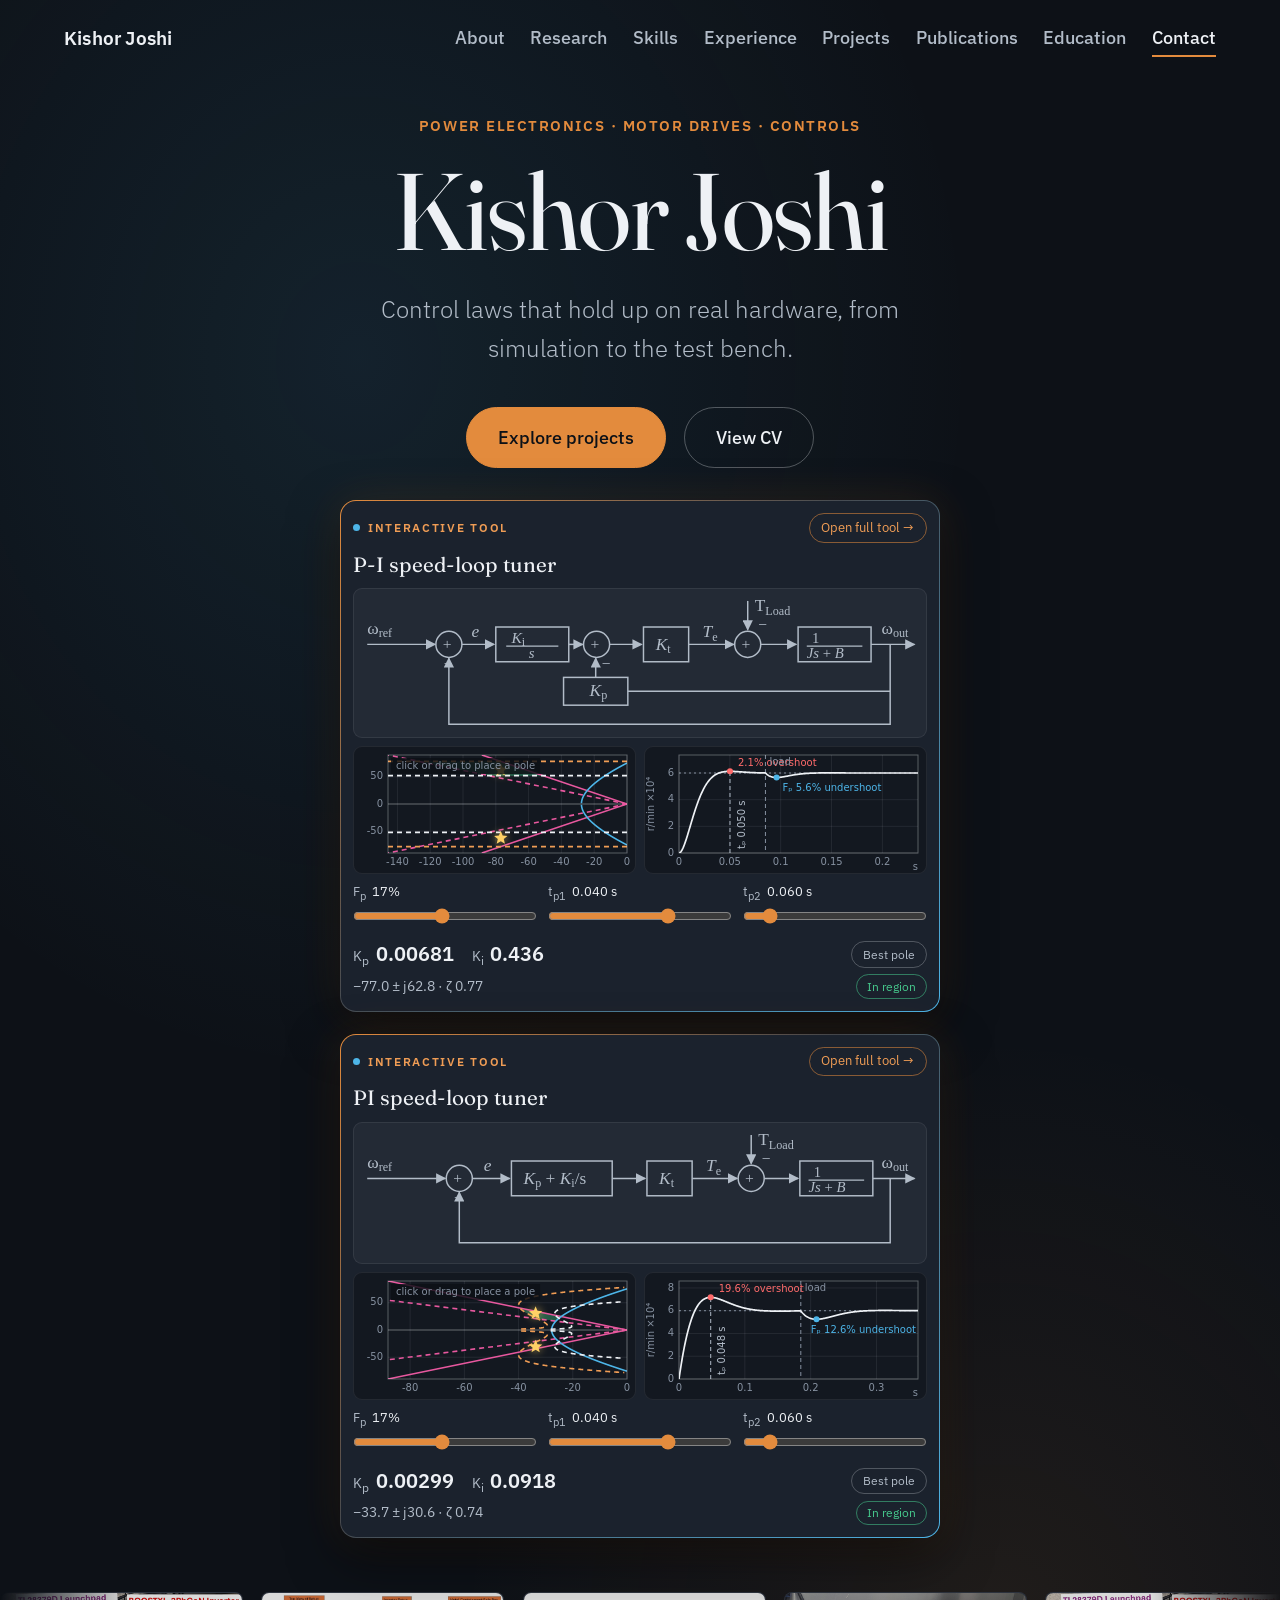
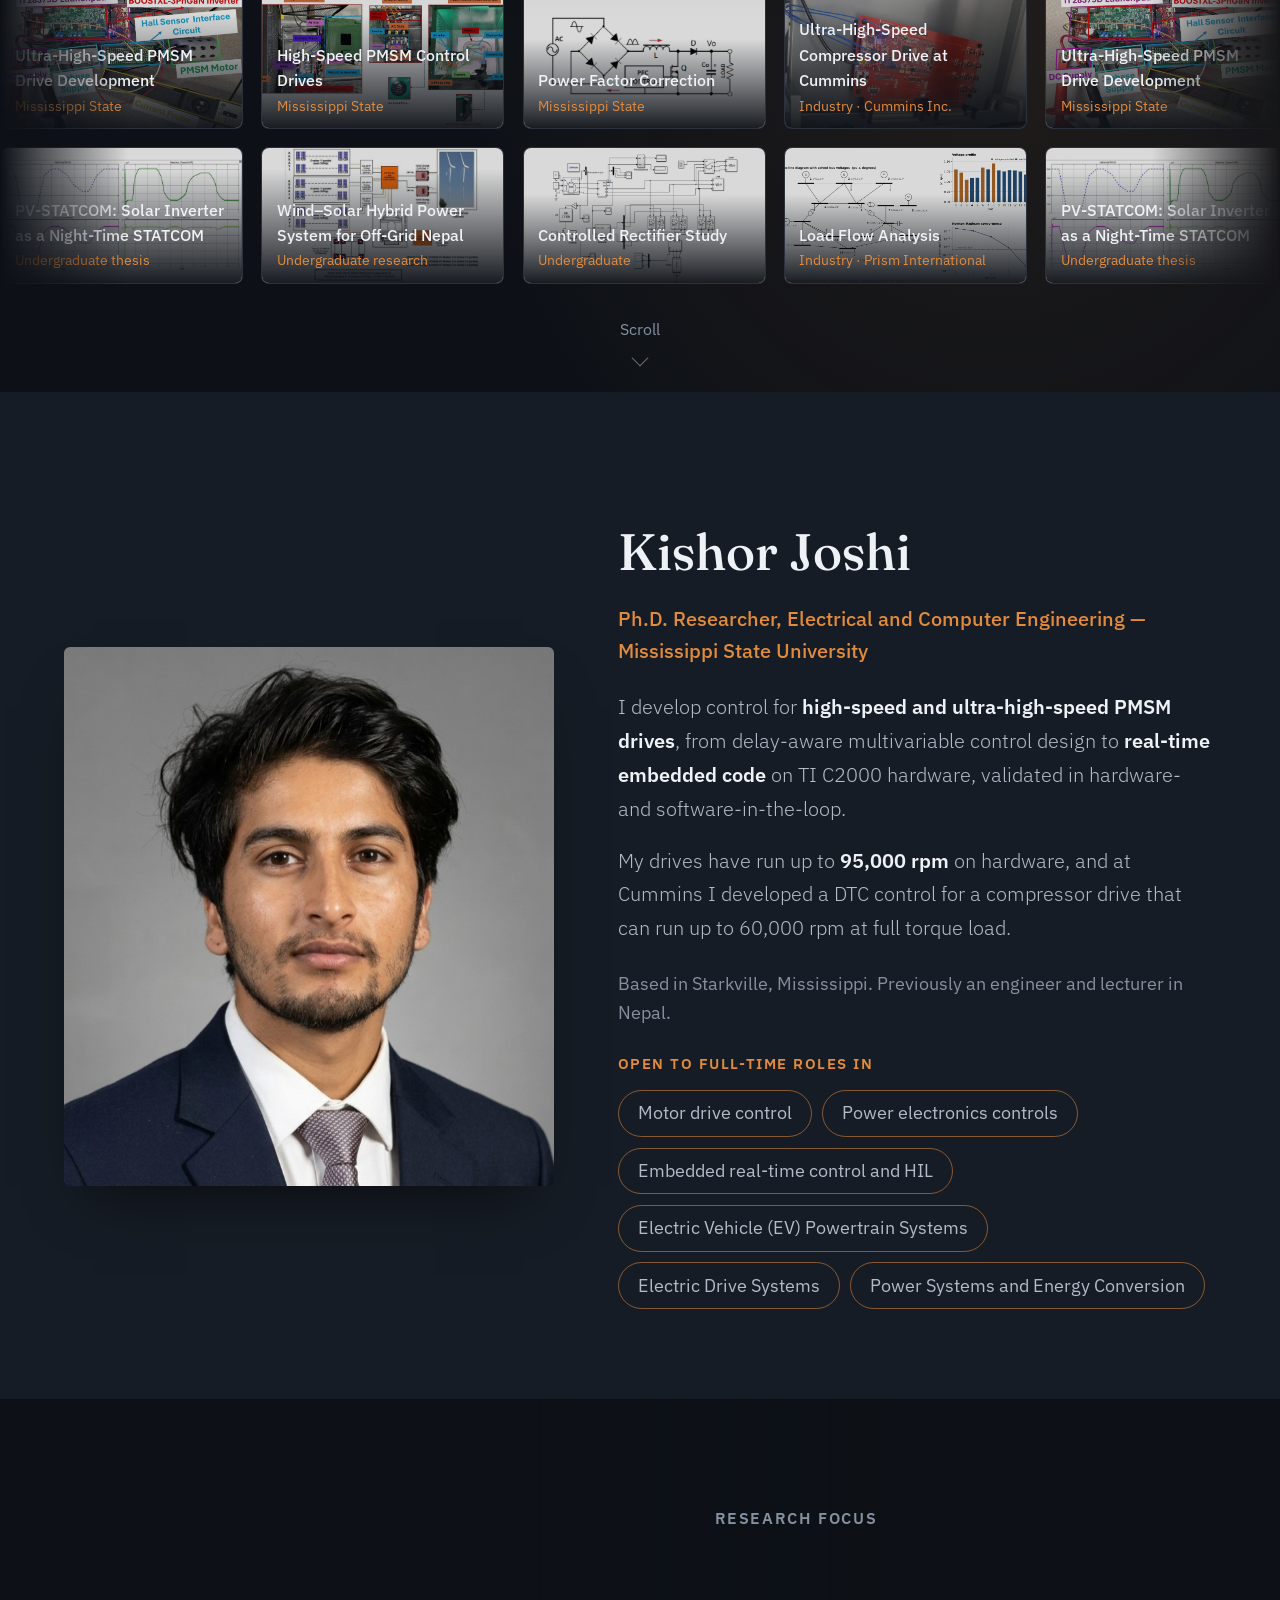
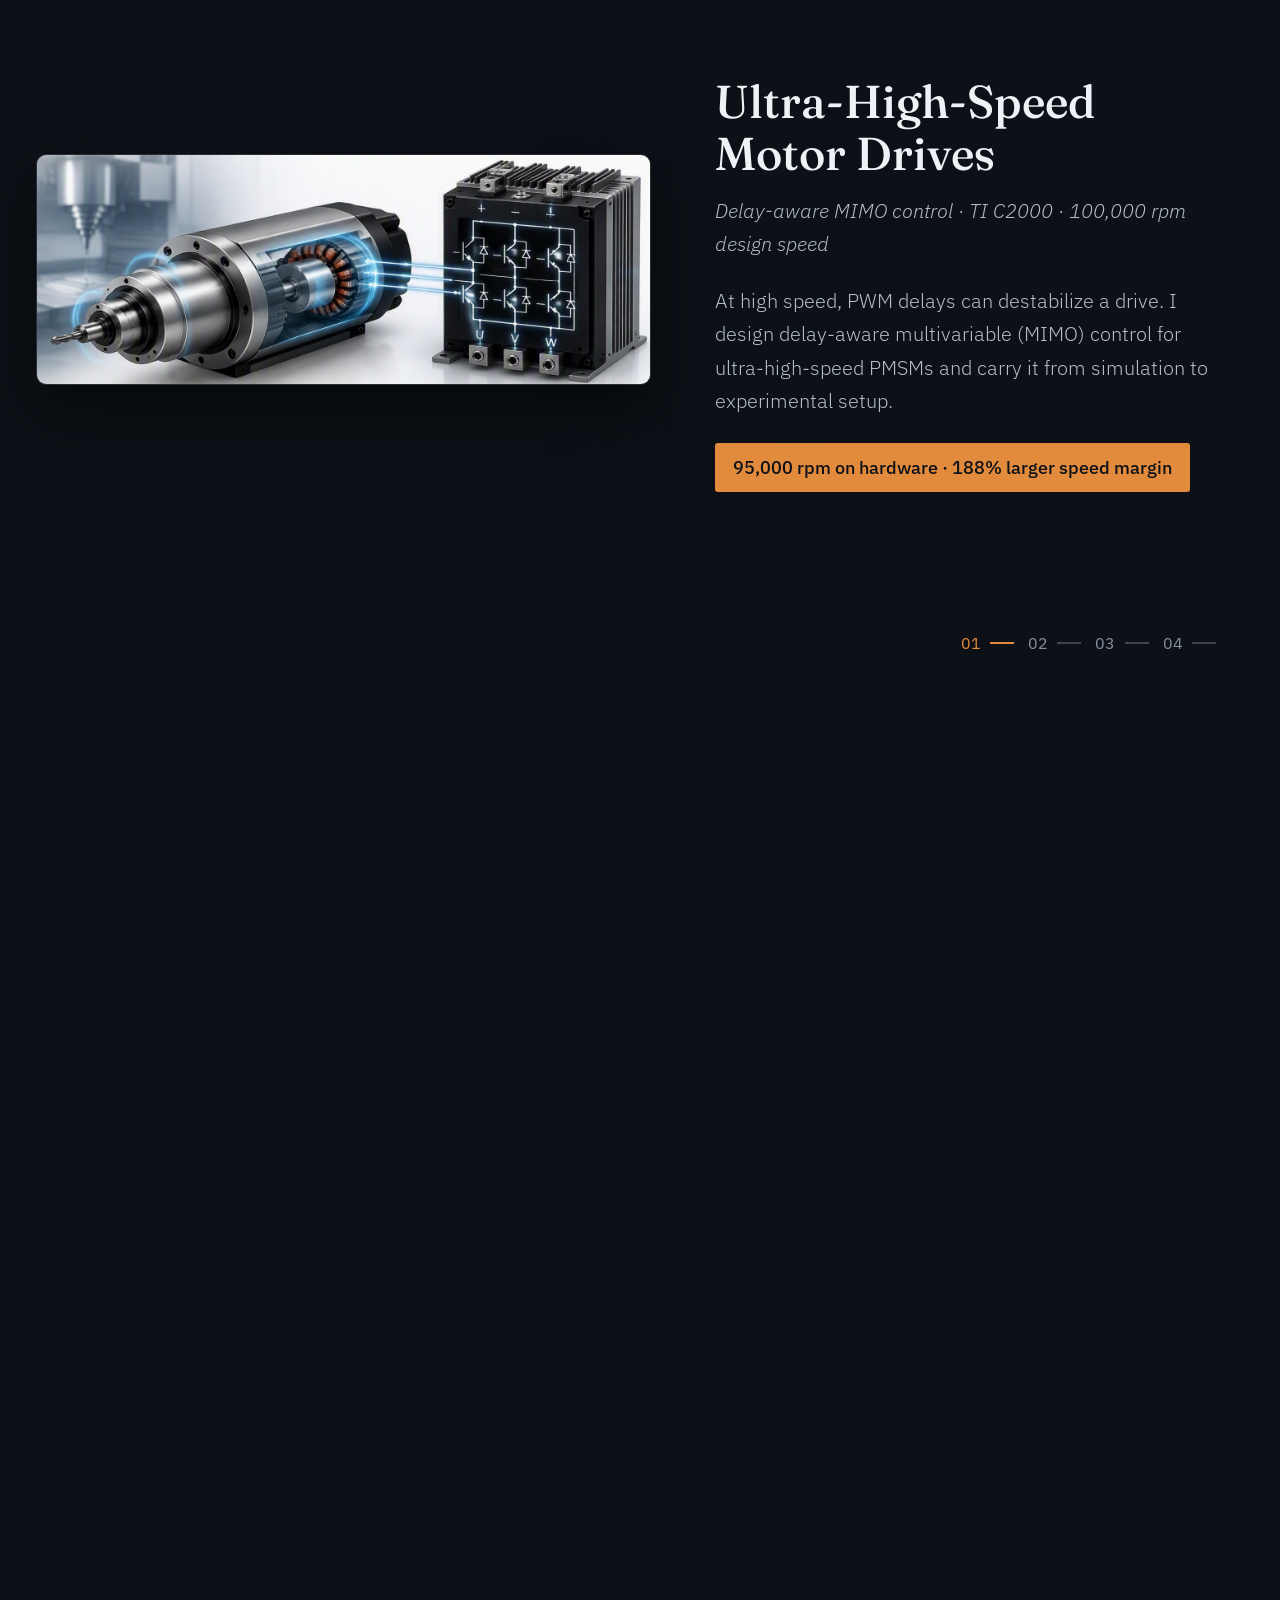
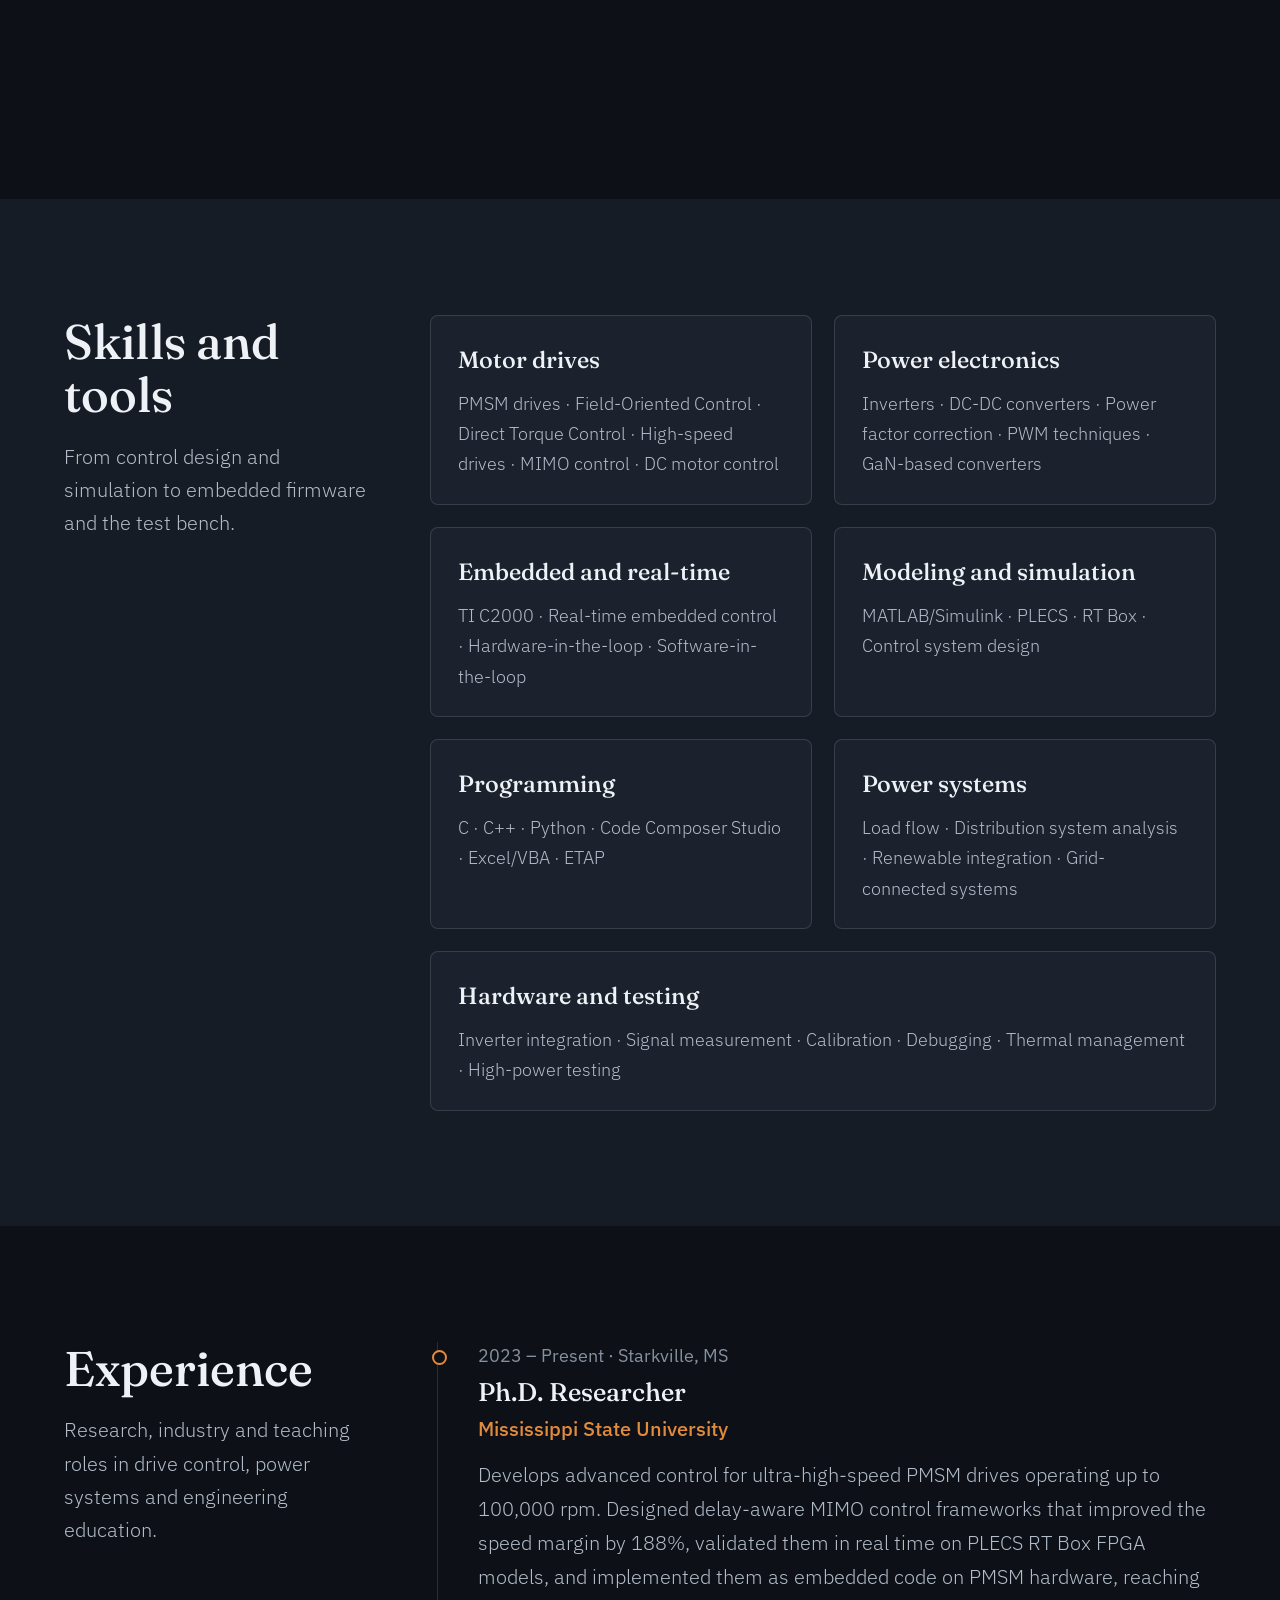
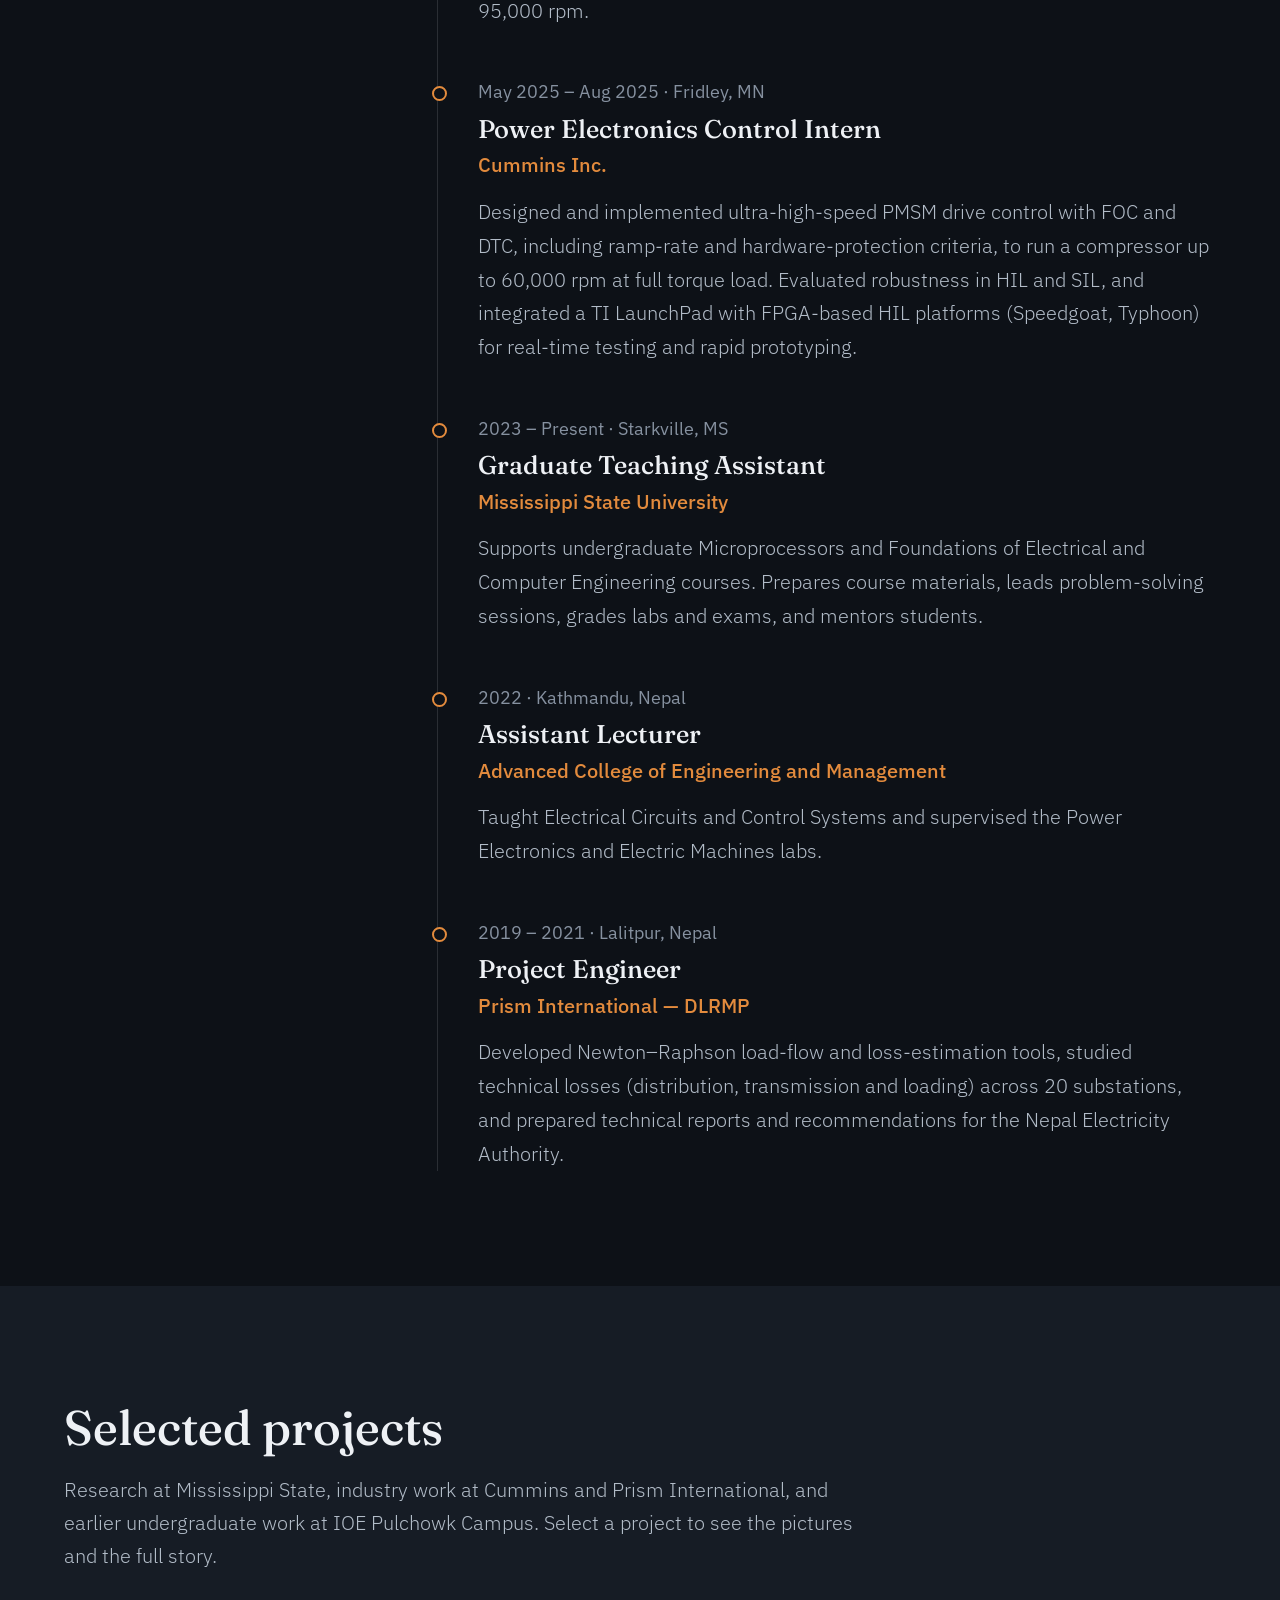
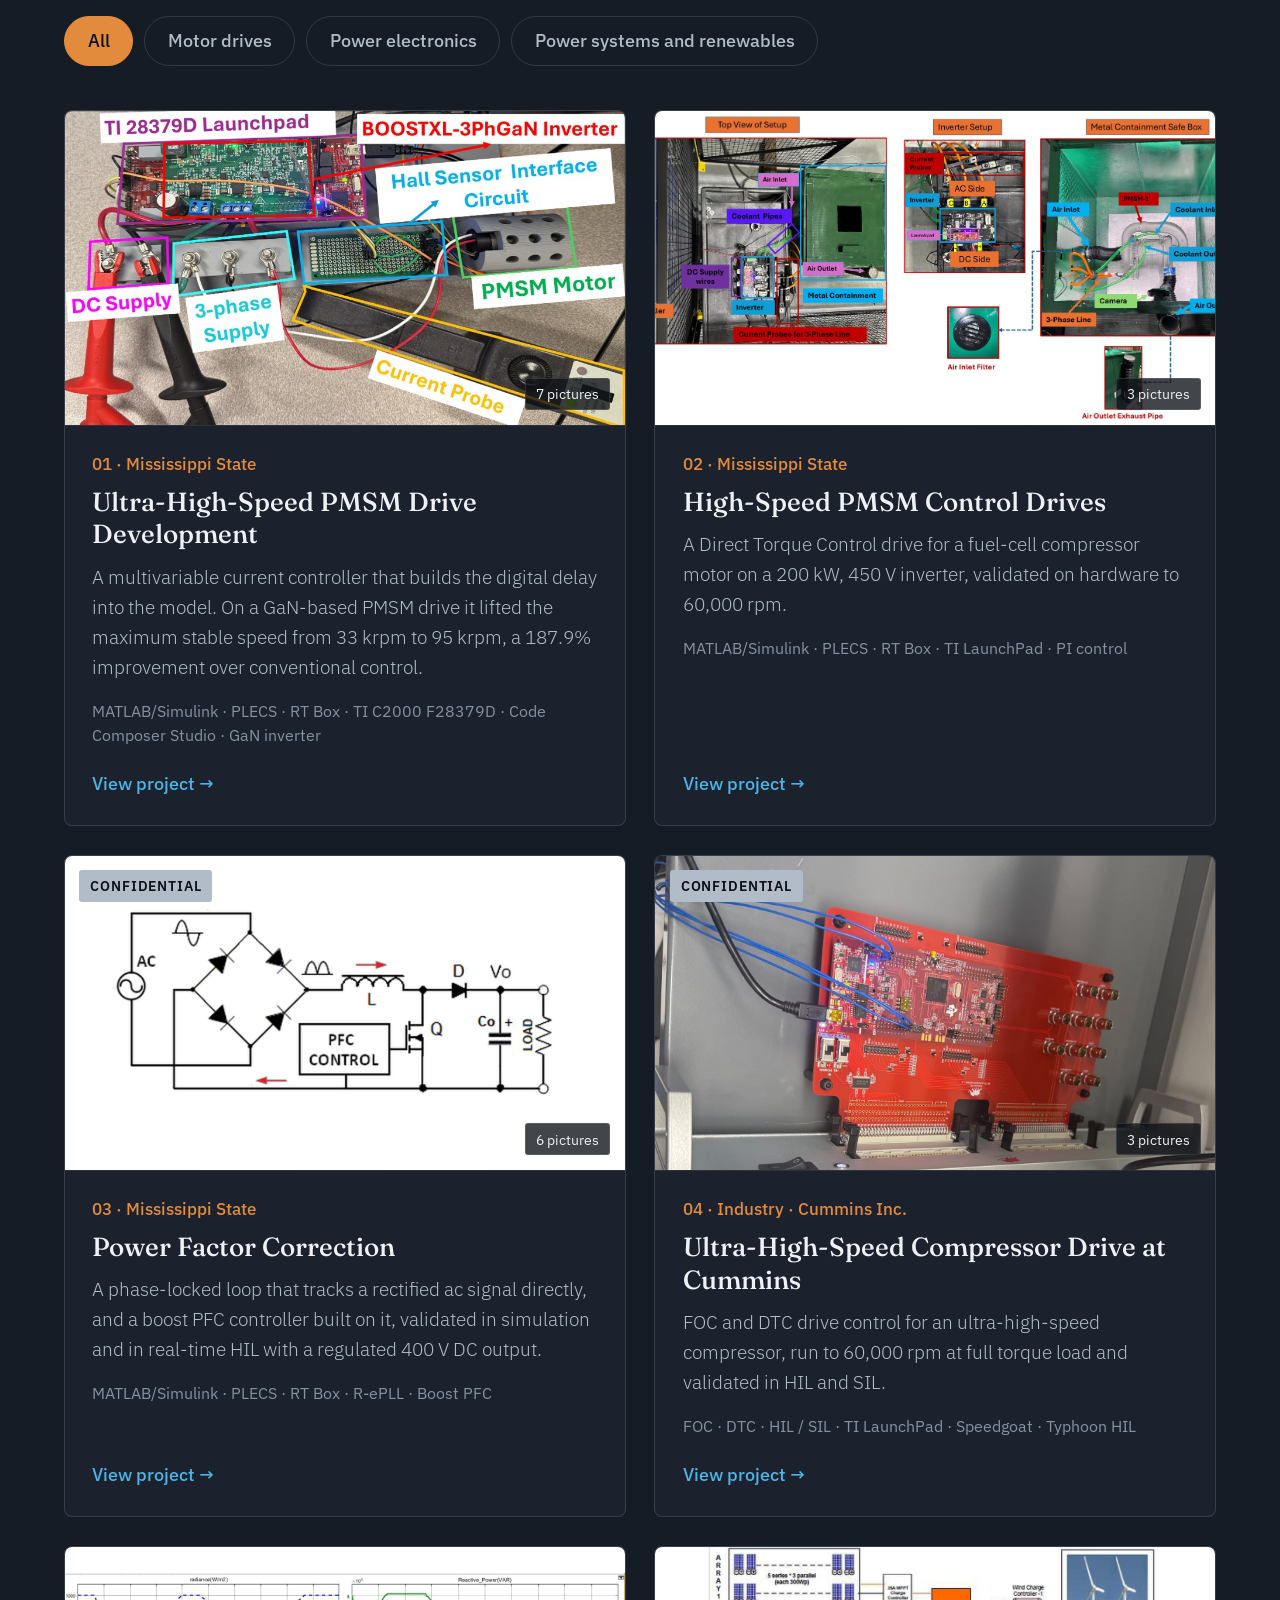
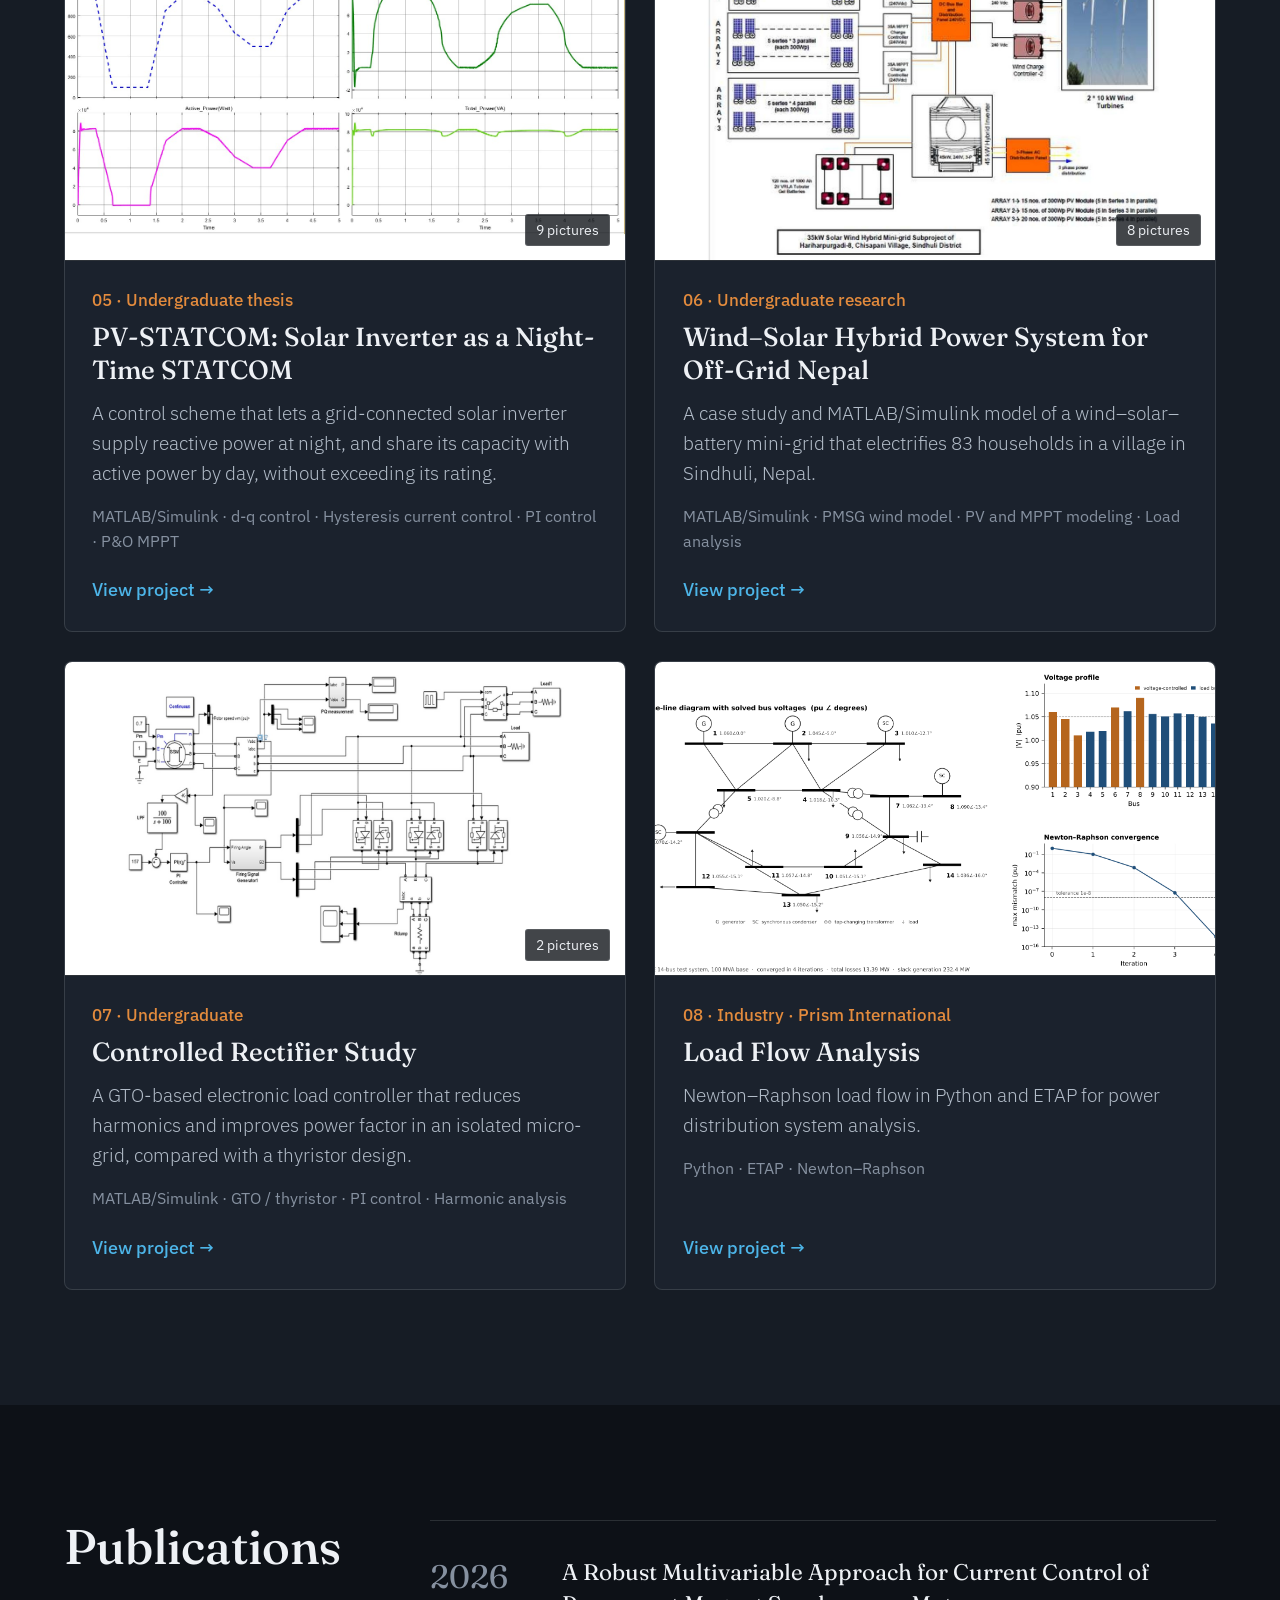
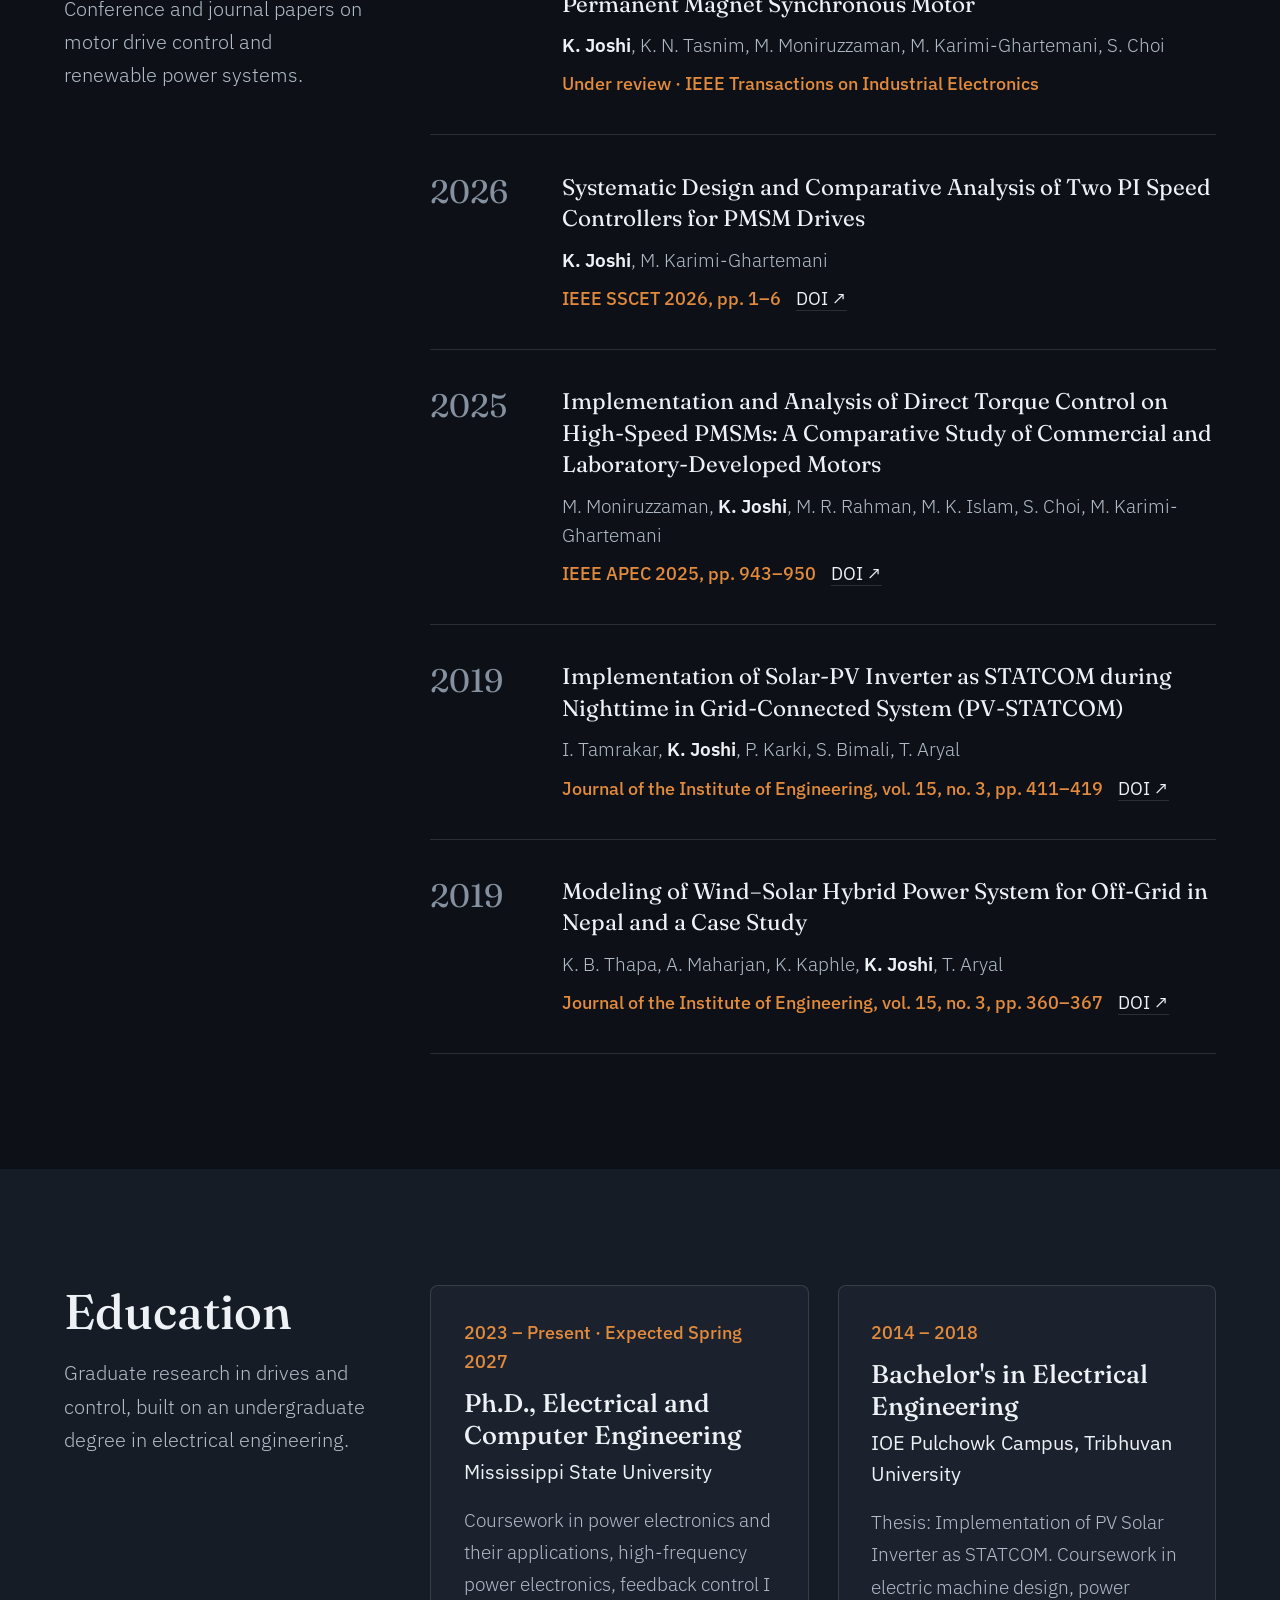
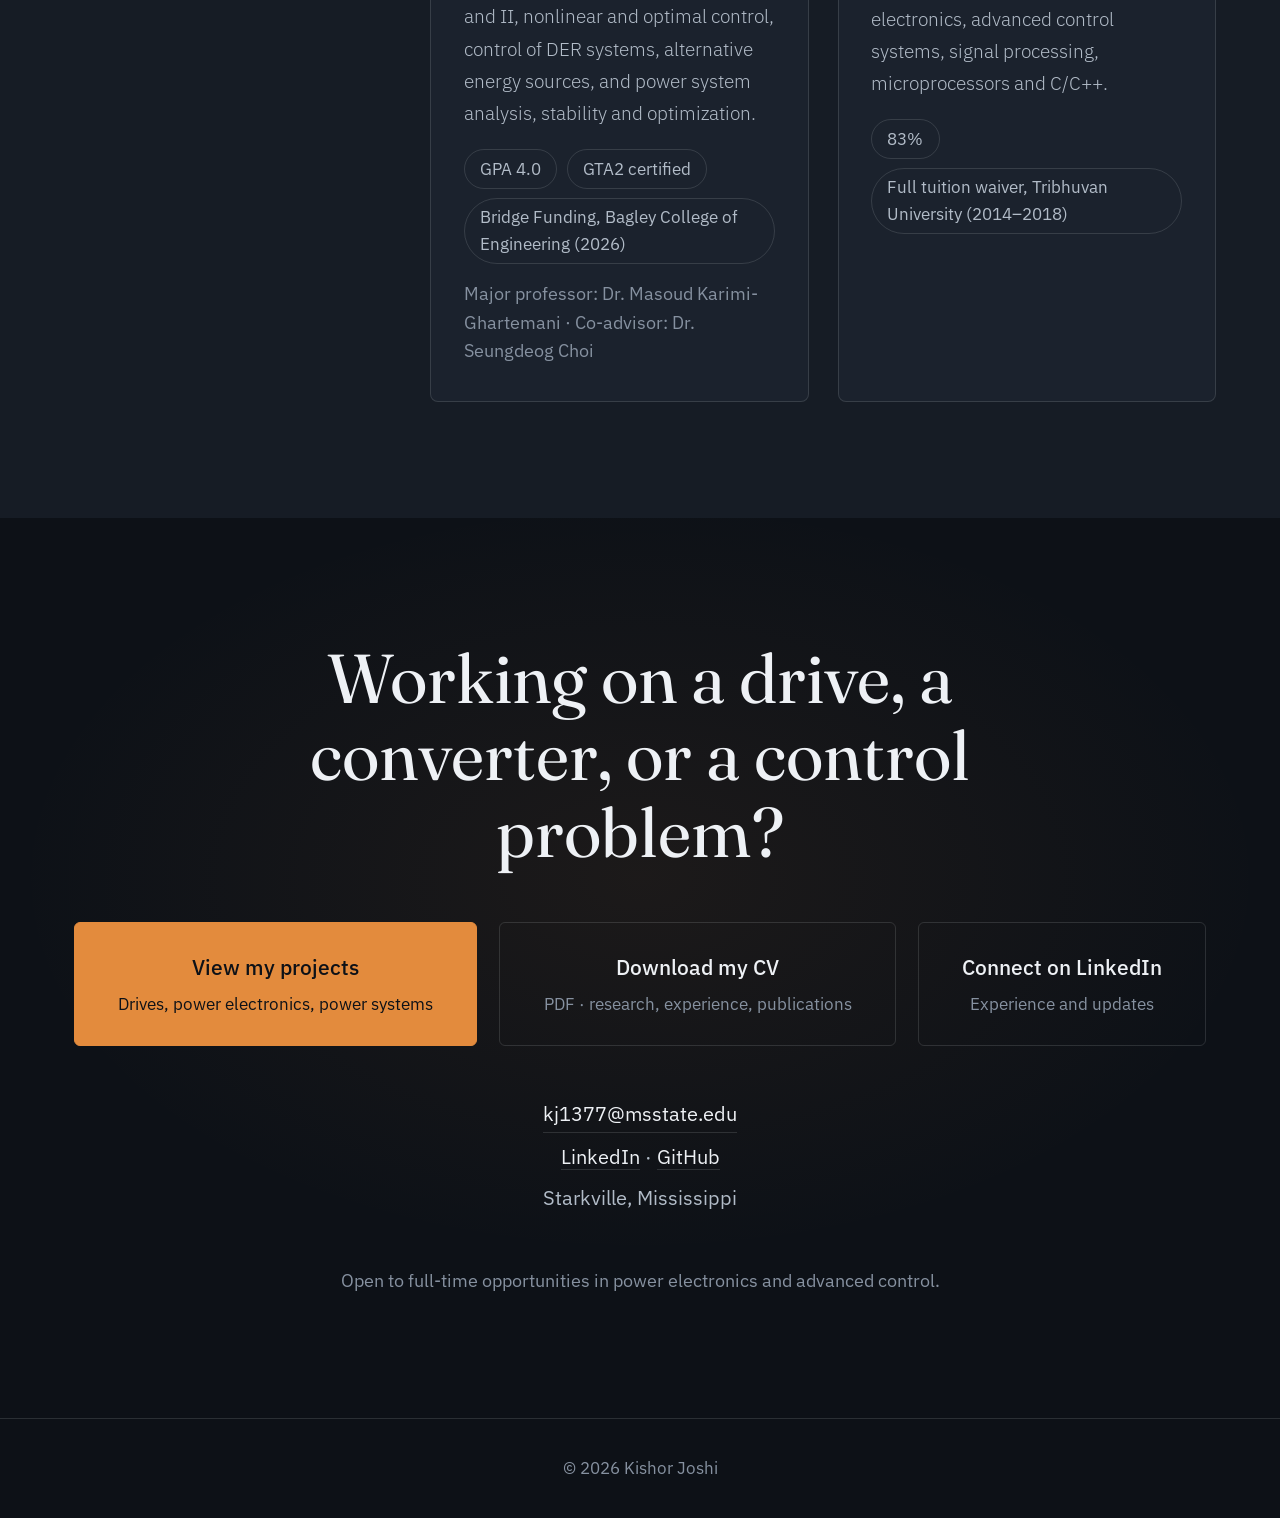
<file: index.html>
<!DOCTYPE html>
<html lang="en">
<head>
<meta charset="UTF-8">
<meta name="viewport" content="width=device-width, initial-scale=1.0">
<title>Kishor Joshi — Power Electronics and Motor Drive Control</title>
<meta name="description" content="Kishor Joshi — Ph.D. researcher in Electrical and Computer Engineering at Mississippi State University developing control for high-speed and ultra-high-speed PMSM drives, power electronics and real-time HIL validation.">
<link rel="preconnect" href="https://fonts.googleapis.com">
<link rel="preconnect" href="https://fonts.gstatic.com" crossorigin>
<link href="https://fonts.googleapis.com/css2?family=Fraunces:opsz,wght@9..144,300;9..144,400;9..144,500;9..144,600&family=IBM+Plex+Sans:wght@300;400;500;600&display=swap" rel="stylesheet">
<link rel="stylesheet" href="styles.css?v=11">
<script>document.documentElement.classList.add('js');</script>
</head>
<body>

<a class="skip-link" href="#main">Skip to content</a>

<header class="site-header">
  <a class="brand" href="#top"><span class="full">Kishor Joshi</span><span class="short" aria-hidden="true">KJ</span></a>
  <nav aria-label="Primary">
    <button class="menu-btn" type="button" aria-expanded="false" aria-controls="nav-links">Menu</button>
    <ul class="nav-links" id="nav-links">
      <li><a href="#about">About</a></li>
      <li><a href="#research">Research</a></li>
      <li><a href="#skills">Skills</a></li>
      <li><a href="#experience">Experience</a></li>
      <li><a href="#projects">Projects</a></li>
      <li><a href="#publications">Publications</a></li>
      <li><a href="#education">Education</a></li>
      <li><a href="#contact">Contact</a></li>
    </ul>
  </nav>
</header>

<main id="main">

  <!-- HERO -->
  <section class="hero" id="top" aria-labelledby="hero-title">
    <div class="hero-inner">
      <p class="kicker">Power Electronics · Motor Drives · Controls</p>
      <h1 id="hero-title">Kishor Joshi</h1>
      <p class="tagline">Control laws that hold up on real hardware, from simulation to the test bench.</p>
      <div class="hero-cta">
        <a class="btn primary" href="#projects">Explore projects</a>
        <a class="btn" href="assets/Kishor_Joshi_CV.pdf" target="_blank" rel="noopener">View CV</a>
      </div>
    </div>
    <div class="hero-tools">
      <div class="hero-tool left" data-tool="pii">
        <a class="tool-fallback" href="pmsm-p-i-tuner/" aria-label="Open the interactive PMSM P-I speed-loop tuner">
          <img src="pmsm-p-i-tuner/docs/preview.png" alt="Pole-boundary plot from the P-I speed-loop tuner" width="816" height="470" loading="lazy">
          <span class="tool-cap"><em>Interactive tool</em><b>P-I speed-loop tuner</b><i>Kp and Ki from pole placement</i></span>
        </a>
      </div>
      <div class="hero-tool right" data-tool="pi">
        <a class="tool-fallback" href="pmsm-pi-tuner/" aria-label="Open the interactive PMSM PI speed-loop tuner">
          <img src="pmsm-pi-tuner/docs/preview.png" alt="Pole-boundary plot from the PI speed-loop tuner" width="816" height="470" loading="lazy">
          <span class="tool-cap"><em>Interactive tool</em><b>PI speed-loop tuner</b><i>Kp and Ki from pole placement</i></span>
        </a>
      </div>
    </div>
    <div class="hero-reel" id="hero-reel" aria-label="Project previews"></div>
    <a class="scroll-cue" href="#about"><span>Scroll</span><span class="chev" aria-hidden="true"></span></a>
  </section>

  <!-- ABOUT -->
  <section class="about" id="about" aria-labelledby="about-title">
    <div class="about-media">
      <img id="about-img" src="assets/profile.jpg" alt="Portrait of Kishor Joshi" width="480" height="528">
    </div>
    <div class="about-copy reveal">
      <h2 id="about-title" class="name">Kishor Joshi</h2>
      <p class="role">Ph.D. Researcher, Electrical and Computer Engineering — Mississippi State University</p>
      <div class="desc">
        <p>I develop control for <strong>high-speed and ultra-high-speed PMSM drives</strong>, from delay-aware multivariable control design to <strong>real-time embedded code</strong> on TI C2000 hardware, validated in hardware- and software-in-the-loop.</p>
        <p>My drives have run up to <strong>95,000 rpm</strong> on hardware, and at Cummins I developed a DTC control for a compressor drive that can run up to 60,000 rpm at full torque load.</p>
      </div>
      <p class="loc">Based in Starkville, Mississippi. Previously an engineer and lecturer in Nepal.</p>
      <div class="open-to">
        <h3 class="label">Open to full-time roles in</h3>
        <ul class="tags">
          <li>Motor drive control</li>
          <li>Power electronics controls</li>
          <li>Embedded real-time control and HIL</li>
          <li>Electric Vehicle (EV) Powertrain Systems</li>
          <li>Electric Drive Systems</li>
          <li>Power Systems and Energy Conversion</li>
        </ul>
      </div>
    </div>
  </section>

  <!-- RESEARCH FOCUS -->
  <section class="cap-wrap" id="research" aria-labelledby="research-title">
    <div class="cap-sticky">
      <h2 id="research-title" class="cap-label">Research focus</h2>
      <article class="cap-panel" data-i="0">
        <div class="cap-media cap-photo"><img src="assets/ultra-high-speed-drive.jpg" alt="Ultra-high-speed spindle motor and SiC/GaN inverter module" width="1490" height="556"></div>
        <div class="cap-scrim" aria-hidden="true"></div>
        <div class="cap-text">
          <h3>Ultra-High-Speed Motor Drives</h3>
          <p class="cap-subtitle">Delay-aware MIMO control · TI C2000 · 100,000 rpm design speed</p>
          <p>At high speed, PWM delays can destabilize a drive. I design delay-aware multivariable (MIMO) control for ultra-high-speed PMSMs and carry it from simulation to experimental setup.</p>
          <p class="cap-chip">95,000 rpm on hardware · 188% larger speed margin</p>
        </div>
      </article>
      <article class="cap-panel" data-i="1">
        <div class="cap-media cap-photo cap-photo--bench"><img src="assets/hil-test-bench.jpg" alt="HIL test bench: computer running the model, oscilloscope, PLECS RT Box and TI controller" width="1400" height="787"></div>
        <div class="cap-scrim" aria-hidden="true"></div>
        <div class="cap-text">
          <h3>Real Time HIL Validation</h3>
          <p class="cap-subtitle">PLECS RT Box · Speedgoat · Typhoon HIL · Speed control · PFC</p>
          <p>A controller that works in simulation still has to work with real timing and real hardware. I validate speed-control designs and power factor correction (PFC) control in hardware- and software-in-the-loop on PLECS RT Box FPGA models. At Cummins I also integrated a TI LaunchPad with Speedgoat and Typhoon real-time simulators.</p>
          <p class="cap-chip">Cummins: compressor drive to 60,000 rpm at full torque</p>
        </div>
      </article>
      <article class="cap-panel" data-i="2">
        <div class="cap-media cap-photo cap-photo--grid"><div class="cap-grid">
          <img src="assets/hs-compressor.jpg" alt="Compressor on its test stand, with the air inlet and high-voltage cables labeled" width="1000" height="582">
          <img src="assets/hs-sensors.jpg" alt="Inverter board, current sensors and high-voltage cabling" width="1000" height="555">
          <img src="assets/hs-test-bench.jpg" alt="Test bench behind a protective fence: bidirectional DC supply, chiller, CPU, oscilloscopes and computer screens" width="1400" height="770">
        </div></div>
        <div class="cap-scrim" aria-hidden="true"></div>
        <div class="cap-text">
          <h3>High-Speed Motor Control and PFC</h3>
          <p class="cap-subtitle">Direct Torque Control · 200 kW XM3 inverter · ePLL-based PFC</p>
          <p>I have built a Direct Torque Control drive with a smooth open-loop to closed-loop start-up, using a 200 kW XM3 inverter and a fuel-cell compressor motor. I have also developed ePLL-based power factor correction control for a 400 V DC output, validated in HIL.</p>
          <p class="cap-chip">DTC drive validated to 60,000 rpm</p>
        </div>
      </article>
      <article class="cap-panel" data-i="3">
        <div class="cap-media cap-photo cap-photo--grid cap-photo--figs"><div class="cap-grid">
          <a href="assets/pv-statcom-diagram.png" target="_blank" rel="noopener"><img src="assets/pv-statcom-diagram.png" alt="PV-STATCOM control block diagram: solar PV, DC-DC converter, inverter, hysteresis band controller, PLL and grid" width="958" height="781"></a>
          <a href="assets/pv-statcom.jpg" target="_blank" rel="noopener"><img src="assets/pv-statcom.jpg" alt="Simulation results: active power, total power, reactive power and irradiance over 5 seconds" width="721" height="627"></a>
          <a href="assets/Loss_data.jpg" target="_blank" rel="noopener"><img src="assets/Loss_data.jpg" alt="Map of Nepal showing distribution loss percentage by district" width="981" height="550"></a>
        </div></div>
        <div class="cap-scrim" aria-hidden="true"></div>
        <div class="cap-text">
          <h3>Grid and Renewable Integration</h3>
          <p class="cap-subtitle">PV-STATCOM · wind–solar hybrids · Newton–Raphson load flow</p>
          <p>Inverters and feeders can do more than they usually do. I have worked on PV inverters that also supply reactive power (PV-STATCOM), modeled wind–solar hybrid systems for off-grid communities, and written Newton–Raphson load-flow tools to estimate distribution losses.</p>
          <p class="cap-chip">Loss study across 20 NEA substations</p>
        </div>
      </article>
      <div class="cap-index" aria-hidden="true">
        <span class="dot-row" data-i="0"><span class="num">01</span><span class="dot"></span></span>
        <span class="dot-row" data-i="1"><span class="num">02</span><span class="dot"></span></span>
        <span class="dot-row" data-i="2"><span class="num">03</span><span class="dot"></span></span>
        <span class="dot-row" data-i="3"><span class="num">04</span><span class="dot"></span></span>
      </div>
    </div>
  </section>

  <!-- SKILLS -->
  <section class="block panel" id="skills" aria-labelledby="skills-title">
    <div class="wrap split">
      <div class="block-head reveal">
        <h2 id="skills-title">Skills and tools</h2>
        <p>From control design and simulation to embedded firmware and the test bench.</p>
      </div>
      <dl class="skills reveal">
        <div><dt>Motor drives</dt><dd>PMSM drives · Field-Oriented Control · Direct Torque Control · High-speed drives · MIMO control · DC motor control</dd></div>
        <div><dt>Power electronics</dt><dd>Inverters · DC-DC converters · Power factor correction · PWM techniques · GaN-based converters</dd></div>
        <div><dt>Embedded and real-time</dt><dd>TI C2000 · Real-time embedded control · Hardware-in-the-loop · Software-in-the-loop</dd></div>
        <div><dt>Modeling and simulation</dt><dd>MATLAB/Simulink · PLECS · RT Box · Control system design</dd></div>
        <div><dt>Programming</dt><dd>C · C++ · Python · Code Composer Studio · Excel/VBA · ETAP</dd></div>
        <div><dt>Power systems</dt><dd>Load flow · Distribution system analysis · Renewable integration · Grid-connected systems</dd></div>
        <div><dt>Hardware and testing</dt><dd>Inverter integration · Signal measurement · Calibration · Debugging · Thermal management · High-power testing</dd></div>
      </dl>
    </div>
  </section>

  <!-- EXPERIENCE -->
  <section class="block deep" id="experience" aria-labelledby="experience-title">
    <div class="wrap split">
      <div class="block-head reveal">
        <h2 id="experience-title">Experience</h2>
        <p>Research, industry and teaching roles in drive control, power systems and engineering education.</p>
      </div>
      <ol class="timeline">
        <li class="reveal">
          <article>
            <p class="when"><time datetime="2023">2023</time> – Present · Starkville, MS</p>
            <h3>Ph.D. Researcher</h3>
            <p class="org">Mississippi State University</p>
            <p>Develops advanced control for ultra-high-speed PMSM drives operating up to 100,000 rpm. Designed delay-aware MIMO control frameworks that improved the speed margin by 188%, validated them in real time on PLECS RT Box FPGA models, and implemented them as embedded code on PMSM hardware, reaching 95,000 rpm.</p>
          </article>
        </li>
        <li class="reveal">
          <article>
            <p class="when"><time datetime="2025-05">May 2025</time> – <time datetime="2025-08">Aug 2025</time> · Fridley, MN</p>
            <h3>Power Electronics Control Intern</h3>
            <p class="org">Cummins Inc.</p>
            <p>Designed and implemented ultra-high-speed PMSM drive control with FOC and DTC, including ramp-rate and hardware-protection criteria, to run a compressor up to 60,000 rpm at full torque load. Evaluated robustness in HIL and SIL, and integrated a TI LaunchPad with FPGA-based HIL platforms (Speedgoat, Typhoon) for real-time testing and rapid prototyping.</p>
          </article>
        </li>
        <li class="reveal">
          <article>
            <p class="when"><time datetime="2023">2023</time> – Present · Starkville, MS</p>
            <h3>Graduate Teaching Assistant</h3>
            <p class="org">Mississippi State University</p>
            <p>Supports undergraduate Microprocessors and Foundations of Electrical and Computer Engineering courses. Prepares course materials, leads problem-solving sessions, grades labs and exams, and mentors students.</p>
          </article>
        </li>
        <li class="reveal">
          <article>
            <p class="when"><time datetime="2022">2022</time> · Kathmandu, Nepal</p>
            <h3>Assistant Lecturer</h3>
            <p class="org">Advanced College of Engineering and Management</p>
            <p>Taught Electrical Circuits and Control Systems and supervised the Power Electronics and Electric Machines labs.</p>
          </article>
        </li>
        <li class="reveal">
          <article>
            <p class="when"><time datetime="2019">2019</time> – <time datetime="2021">2021</time> · Lalitpur, Nepal</p>
            <h3>Project Engineer</h3>
            <p class="org">Prism International — DLRMP</p>
            <p>Developed Newton–Raphson load-flow and loss-estimation tools, studied technical losses (distribution, transmission and loading) across 20 substations, and prepared technical reports and recommendations for the Nepal Electricity Authority.</p>
          </article>
        </li>
      </ol>
    </div>
  </section>

  <!-- PROJECTS -->
  <section class="block panel" id="projects" aria-labelledby="projects-title">
    <div class="wrap">
      <div class="block-head wide reveal">
        <h2 id="projects-title">Selected projects</h2>
        <p>Research at Mississippi State, industry work at Cummins and Prism International, and earlier undergraduate work at IOE Pulchowk Campus. Select a project to see the pictures and the full story.</p>
      </div>
      <div class="filter-tabs" id="filter-tabs" role="group" aria-label="Filter projects">
        <button type="button" class="filter-tab" data-filter="all" aria-pressed="true">All</button>
        <button type="button" class="filter-tab" data-filter="drives" aria-pressed="false">Motor drives</button>
        <button type="button" class="filter-tab" data-filter="power-electronics" aria-pressed="false">Power electronics</button>
        <button type="button" class="filter-tab" data-filter="power-systems" aria-pressed="false">Power systems and renewables</button>
      </div>
      <ul class="projects" id="project-grid"></ul>
    </div>
  </section>

  <dialog class="project-dialog" id="project-dialog" aria-labelledby="project-title">
    <button class="pd-close" type="button" aria-label="Close project">×</button>
    <div class="pd-body" id="project-body"></div>
  </dialog>

  <!-- PUBLICATIONS -->
  <section class="block deep" id="publications" aria-labelledby="publications-title">
    <div class="wrap split">
      <div class="block-head reveal">
        <h2 id="publications-title">Publications</h2>
        <p>Conference and journal papers on motor drive control and renewable power systems.</p>
      </div>
      <ol class="pubs">
        <li class="reveal">
          <article>
            <p class="year"><time datetime="2026">2026</time></p>
            <div>
              <h3>A Robust Multivariable Approach for Current Control of Permanent Magnet Synchronous Motor</h3>
              <p class="authors"><b>K. Joshi</b>, K. N. Tasnim, M. Moniruzzaman, M. Karimi-Ghartemani, S. Choi</p>
              <p class="venue">Under review · IEEE Transactions on Industrial Electronics</p>
            </div>
          </article>
        </li>
        <li class="reveal">
          <article>
            <p class="year"><time datetime="2026">2026</time></p>
            <div>
              <h3>Systematic Design and Comparative Analysis of Two PI Speed Controllers for PMSM Drives</h3>
              <p class="authors"><b>K. Joshi</b>, M. Karimi-Ghartemani</p>
              <p class="venue">IEEE SSCET 2026, pp. 1–6 <a href="https://doi.org/10.1109/SSCET69323.2026.11735668" target="_blank" rel="noopener">DOI ↗</a></p>
            </div>
          </article>
        </li>
        <li class="reveal">
          <article>
            <p class="year"><time datetime="2025">2025</time></p>
            <div>
              <h3>Implementation and Analysis of Direct Torque Control on High-Speed PMSMs: A Comparative Study of Commercial and Laboratory-Developed Motors</h3>
              <p class="authors">M. Moniruzzaman, <b>K. Joshi</b>, M. R. Rahman, M. K. Islam, S. Choi, M. Karimi-Ghartemani</p>
              <p class="venue">IEEE APEC 2025, pp. 943–950 <a href="https://doi.org/10.1109/APEC48143.2025.10977544" target="_blank" rel="noopener">DOI ↗</a></p>
            </div>
          </article>
        </li>
        <li class="reveal">
          <article>
            <p class="year"><time datetime="2019">2019</time></p>
            <div>
              <h3>Implementation of Solar-PV Inverter as STATCOM during Nighttime in Grid-Connected System (PV-STATCOM)</h3>
              <p class="authors">I. Tamrakar, <b>K. Joshi</b>, P. Karki, S. Bimali, T. Aryal</p>
              <p class="venue">Journal of the Institute of Engineering, vol. 15, no. 3, pp. 411–419 <a href="https://doi.org/10.3126/jie.v15i3.32762" target="_blank" rel="noopener">DOI ↗</a></p>
            </div>
          </article>
        </li>
        <li class="reveal">
          <article>
            <p class="year"><time datetime="2019">2019</time></p>
            <div>
              <h3>Modeling of Wind–Solar Hybrid Power System for Off-Grid in Nepal and a Case Study</h3>
              <p class="authors">K. B. Thapa, A. Maharjan, K. Kaphle, <b>K. Joshi</b>, T. Aryal</p>
              <p class="venue">Journal of the Institute of Engineering, vol. 15, no. 3, pp. 360–367 <a href="https://doi.org/10.3126/jie.v15i3.32223" target="_blank" rel="noopener">DOI ↗</a></p>
            </div>
          </article>
        </li>
      </ol>
    </div>
  </section>

  <!-- EDUCATION -->
  <section class="block panel" id="education" aria-labelledby="education-title">
    <div class="wrap split">
      <div class="block-head reveal">
        <h2 id="education-title">Education</h2>
        <p>Graduate research in drives and control, built on an undergraduate degree in electrical engineering.</p>
      </div>
      <div class="edu">
        <article class="edu-item reveal">
          <p class="when"><time datetime="2023">2023</time> – Present · Expected Spring 2027</p>
          <h3>Ph.D., Electrical and Computer Engineering</h3>
          <p class="school">Mississippi State University</p>
          <p>Coursework in power electronics and their applications, high-frequency power electronics, feedback control I and II, nonlinear and optimal control, control of DER systems, alternative energy sources, and power system analysis, stability and optimization.</p>
          <ul class="facts">
            <li>GPA 4.0</li>
            <li>GTA2 certified</li>
            <li>Bridge Funding, Bagley College of Engineering (2026)</li>
          </ul>
          <p class="facts-line">Major professor: Dr. Masoud Karimi-Ghartemani · Co-advisor: Dr. Seungdeog Choi</p>
        </article>
        <article class="edu-item reveal">
          <p class="when"><time datetime="2014">2014</time> – <time datetime="2018">2018</time></p>
          <h3>Bachelor's in Electrical Engineering</h3>
          <p class="school">IOE Pulchowk Campus, Tribhuvan University</p>
          <p>Thesis: Implementation of PV Solar Inverter as STATCOM. Coursework in electric machine design, power electronics, advanced control systems, signal processing, microprocessors and C/C++.</p>
          <ul class="facts">
            <li>83%</li>
            <li>Full tuition waiver, Tribhuvan University (2014–2018)</li>
          </ul>
        </article>
      </div>
    </div>
  </section>

  <!-- CONTACT -->
  <section class="finale reveal" id="contact" aria-labelledby="contact-title">
    <h2 id="contact-title">Working on a drive, a converter, or a control problem?</h2>
    <div class="finale-actions">
      <a class="finale-btn primary" href="#projects">
        <span class="label">View my projects</span>
        <span class="sub">Drives, power electronics, power systems</span>
      </a>
      <a class="finale-btn" href="assets/Kishor_Joshi_CV.pdf" target="_blank" rel="noopener">
        <span class="label">Download my CV</span>
        <span class="sub">PDF · research, experience, publications</span>
      </a>
      <a class="finale-btn" href="https://www.linkedin.com/in/kishor-joshi303" target="_blank" rel="noopener">
        <span class="label">Connect on LinkedIn</span>
        <span class="sub">Experience and updates</span>
      </a>
    </div>
    <address class="finale-contact">
      <a href="mailto:kj1377@msstate.edu">kj1377@msstate.edu</a>
      <span><a href="https://www.linkedin.com/in/kishor-joshi303" target="_blank" rel="noopener">LinkedIn</a> · <a href="https://github.com/joshik319" target="_blank" rel="noopener">GitHub</a></span>
      <span>Starkville, Mississippi</span>
    </address>
    <p class="closing">Open to full-time opportunities in power electronics and advanced control.</p>
  </section>

</main>

<footer class="site-footer">
  <p>© <span id="year">2026</span> Kishor Joshi</p>
</footer>

<!-- line-art library used by projects.js for cards without pictures -->
<div id="art-lib" hidden>
  <svg class="art" data-art="dtc" viewBox="0 0 64 64"><polyline class="c" points="58,32 45,9.5 19,9.5 6,32 19,54.5 45,54.5 58,32"/><line class="c" x1="32" y1="32" x2="58" y2="32"/><line class="c" x1="32" y1="32" x2="45" y2="9.5"/><line class="c" x1="32" y1="32" x2="19" y2="9.5"/><line class="c" x1="32" y1="32" x2="6" y2="32"/><line class="c" x1="32" y1="32" x2="19" y2="54.5"/><line class="c" x1="32" y1="32" x2="45" y2="54.5"/><circle class="c d" cx="32" cy="32" r="15"/><circle class="c d" cx="32" cy="32" r="17.3"/><polyline class="a" points="47,32 49,29 46,26.9 47,23.4 43.5,22.4 43.1,18.8 39.5,19.1 37.9,15.8 34.6,17.3 32,14.7 29.4,17.3 26.1,15.8 24.5,19.1 20.9,18.8 20.5,22.4 17,23.4 18,26.9 15,29 17,32 15,35 18,37.1 17,40.6 20.5,41.6 20.9,45.2 24.5,44.9 26.1,48.2 29.4,46.7 32,49.3 34.6,46.7 37.9,48.2 39.5,44.9 43.1,45.2 43.5,41.6 47,40.6 46,37.1 49,35 47,32"/></svg>
  <svg class="art" data-art="pwm" viewBox="0 0 64 64"><polyline class="c" points="0,29 6.4,11 12.8,29 19.2,11 25.6,29 32,11 38.4,29 44.8,11 51.2,29 57.6,11 64,29"/><polyline class="a" points="0,20 2,18.5 4,17.1 6,15.7 8,14.6 10,13.6 12,12.9 14,12.5 16,12.4 18,12.5 20,12.9 22,13.6 24,14.6 26,15.7 28,17.1 30,18.5 32,20 34,21.5 36,22.9 38,24.3 40,25.4 42,26.4 44,27.1 46,27.5 48,27.6 50,27.5 52,27.1 54,26.4 56,25.4 58,24.3 60,22.9 62,21.5 64,20"/><polyline class="b" points="0,32.6 4.5,32.6 4.5,38.9 8,38.9 8,32.6 19,32.6 19,38.9 20,38.9 20,32.6 29.5,32.6 29.5,38.9 36.5,38.9 36.5,32.6 40,32.6 40,38.9 51,38.9 51,32.6 52,32.6 52,38.9 61.5,38.9 61.5,32.6 64,32.6"/></svg>
  <svg class="art" data-art="pfc" viewBox="0 0 64 64"><polyline class="c d" points="0,46 3,40.9 6,36.2 9,32.4 12,29.7 15,28.5 18,28.7 21,30.5 24,33.6 27,37.7 30,42.6 33,47.7 36,52.7 39,57.2 42,60.6 45,62.8 48,63.6 51,62.8 54,60.6 57,57.2 60,52.7 63,47.7"/><polyline class="a" points="0,46 3,36.7 6,28.2 9,21.3 12,16.4 15,14.2 18,14.6 21,17.8 24,23.4 27,30.9 30,39.8 33,42.9 36,33.8 39,25.7 42,19.4 45,15.4 48,14 51,15.4 54,19.4 57,25.7 60,33.8 63,42.9"/><polyline class="b" points="0,43.8 1.6,43.2 3.2,33.9 4.8,33.7 6.4,25 8,25.6 9.6,17.9 11.2,19.7 12.8,13.4 14.4,16.6 16,11.8 17.6,16.6 19.2,13.4 20.8,19.7 22.4,17.9 24,25.6 25.6,25 27.2,33.7 28.8,33.9 30.4,43.2 32,43.8 33.6,43.2 35.2,33.9 36.8,33.7 38.4,25 40,25.6 41.6,17.9 43.2,19.7 44.8,13.4 46.4,16.6 48,11.8 49.6,16.6 51.2,13.4 52.8,19.7 54.4,17.9 56,25.6 57.6,25 59.2,33.7 60.8,33.9 62.4,43.2 64,43.8"/><line class="c" x1="0" y1="46" x2="64" y2="46"/></svg>
  <svg class="art" data-art="grid" viewBox="0 0 64 64"><line class="c d" x1="0" y1="32" x2="64" y2="32"/><polyline class="a" points="0,32 3,25.8 6,20.3 9,16.3 12,14.2 15,14.3 18,16.7 21,20.9 24,26.4 27,32.7 30,38.9 33,44.2 36,48 39,49.9 42,49.5 45,47 48,42.6 51,36.9 54,30.6 57,24.5 60,19.3 63,15.7"/><polyline class="b" points="0,47.6 3,49.7 6,49.7 9,47.5 12,43.3 15,37.8 18,31.5 21,25.3 24,20 27,16.1 30,14.2 33,14.4 36,16.9 39,21.2 42,26.9 45,33.2 48,39.3 51,44.6 54,48.2 57,49.9 60,49.4 63,46.7"/><polyline class="c" points="0,16.4 3,20.5 6,26 9,32.2 12,38.5 15,43.9 18,47.8 21,49.8 24,49.6 27,47.2 30,43 33,37.3 36,31.1 39,24.9 42,19.6 45,15.9 48,14.1 51,14.6 54,17.2 57,21.6 60,27.3 63,33.6"/></svg>
</div>

<script src="projects.js?v=2"></script>
<script src="pmsm-pi-tuner/js/solver.js?v=3"></script>
<script>window.PMSM_PI = window.PMSM;</script>
<script src="pmsm-p-i-tuner/js/solver.js?v=3"></script>
<script>window.PMSM_PII = window.PMSM;</script>
<script src="hero-tools.js?v=7"></script>
<script src="site.js"></script>
</body>
</html>
</file>
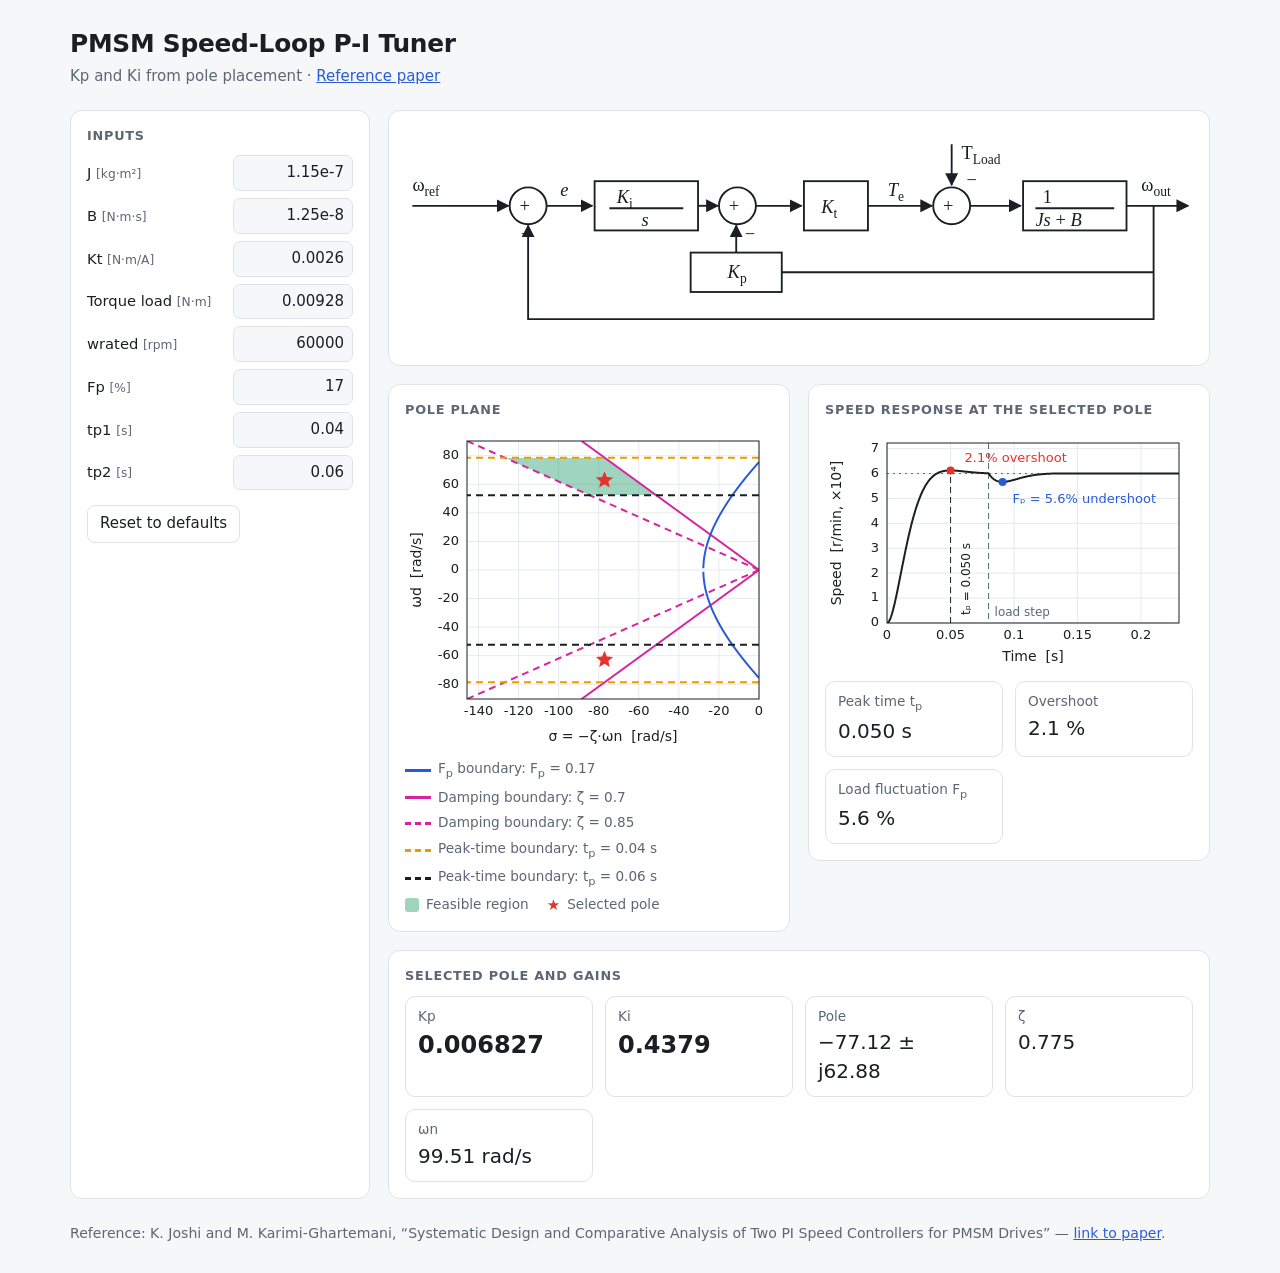
<file: pmsm-p-i-tuner/index.html>
<!DOCTYPE html>
<html lang="en">
<head>
<meta charset="utf-8">
<meta name="viewport" content="width=device-width, initial-scale=1">
<title>PMSM Speed-Loop P-I Tuner</title>
<style>
  :root {
    --bg: #f6f7f9; --card: #ffffff; --fg: #1b1f24; --muted: #5d6673; --border: #dfe3e8; --grid: #e6e9ee;
    --accent: #2a5bd7; --fp: #2a5bd7; --zeta: #d6249f; --tp1: #e69f00; --tp2: #1b1f24;
    --region: 42, 160, 110; --pole: #e5322d;
  }
  @media (prefers-color-scheme: dark) {
    :root {
      --bg: #0f1216; --card: #171b21; --fg: #e8ebef; --muted: #99a3b0; --border: #2a313a; --grid: #262d36;
      --accent: #6c93ff; --fp: #6c93ff; --zeta: #ff5fc0; --tp1: #ffb62e; --tp2: #e8ebef;
      --region: 70, 200, 140; --pole: #ff6b66;
    }
  }
  * { box-sizing: border-box; }
  body { margin: 0; background: var(--bg); color: var(--fg);
         font: 15px/1.45 system-ui, -apple-system, "Segoe UI", Roboto, sans-serif; }
  header, main, footer { max-width: 1180px; margin: 0 auto; padding: 0 20px; }
  header { padding-top: 26px; padding-bottom: 6px; }
  h1 { margin: 0; font-size: 1.55rem; letter-spacing: -0.01em; }
  .sub { margin: 4px 0 0; color: var(--muted); }
  a { color: var(--accent); }
  main { display: grid; grid-template-columns: 300px 1fr; gap: 18px; padding-top: 16px; padding-bottom: 20px; }
  @media (max-width: 860px) { main { grid-template-columns: 1fr; } }
  .card { background: var(--card); border: 1px solid var(--border); border-radius: 12px; padding: 16px; }
  .pair { display: grid; grid-template-columns: 1fr; gap: 18px; align-items: start; }
  @media (min-width: 1180px) { .pair { grid-template-columns: 1fr 1fr; } }
  .card h2 { margin: 0 0 10px; font-size: 0.8rem; text-transform: uppercase; letter-spacing: .06em; color: var(--muted); }
  .field { display: grid; grid-template-columns: 1fr 120px; gap: 8px; align-items: center; margin: 7px 0; }
  .field label { font-size: .92rem; }
  .field label small { color: var(--muted); }
  .field input { width: 100%; padding: 6px 8px; border: 1px solid var(--border); border-radius: 7px;
                 background: var(--bg); color: var(--fg); font: inherit; text-align: right; }
  .field input:focus { outline: 2px solid var(--accent); outline-offset: -1px; }
  .field input.bad { border-color: var(--pole); }
  button { margin-top: 8px; padding: 7px 12px; border: 1px solid var(--border); border-radius: 8px;
           background: transparent; color: var(--fg); font: inherit; cursor: pointer; }
  button:hover { border-color: var(--accent); }
  #msg { margin-top: 10px; color: var(--pole); min-height: 1.2em; font-size: .9rem; }
  .right { display: grid; gap: 18px; min-width: 0; }
  canvas { width: 100%; display: block; }
  #legend { list-style: none; display: flex; flex-wrap: wrap; gap: 6px 18px; padding: 10px 0 0; margin: 0; font-size: .85rem; color: var(--muted); }
  #legend li { display: flex; align-items: center; gap: 7px; }
  .sw { display: inline-block; width: 26px; height: 0; border-top: 3px solid; }
  .sw.dash { border-top-style: dashed; }
  .sw.box { width: 14px; height: 14px; border: 0; border-radius: 3px; }
  .sw.star { width: auto; height: auto; border: 0; font-size: 15px; line-height: 1; }
  #results, #resp-stats { display: grid; grid-template-columns: repeat(auto-fit, minmax(150px, 1fr)); gap: 12px; }
  .stat { border: 1px solid var(--border); border-radius: 10px; padding: 10px 12px; }
  .stat .k { color: var(--muted); font-size: .85rem; }
  .stat .v { font-size: 1.25rem; font-variant-numeric: tabular-nums; margin-top: 2px; }
  .stat.big .v { font-size: 1.5rem; font-weight: 600; }
  #diagram { width: 100%; height: auto; color: var(--fg); }
  #diagram text { fill: currentColor; font-family: Georgia, "Times New Roman", serif; font-size: 15px; }
  #diagram .blk { fill: none; stroke: currentColor; stroke-width: 1.5; }
  #diagram .ln { stroke: currentColor; stroke-width: 1.5; fill: none; }
  footer { padding-top: 4px; padding-bottom: 30px; color: var(--muted); font-size: .88rem; }
</style>
</head>
<body>
<header>
  <h1>PMSM Speed-Loop P-I Tuner</h1>
  <p class="sub">Kp and Ki from pole placement &middot; <a id="paper-link" href="#">Reference paper</a></p>
</header>

<main>
  <section class="card" id="inputs">
    <h2>Inputs</h2>
    <form id="form" autocomplete="off" onsubmit="return false"></form>
    <button type="button" id="reset">Reset to defaults</button>
    <div id="msg" role="alert"></div>
  </section>

  <div class="right">
    <section class="card">
      <svg id="diagram" viewBox="0 0 640 175" role="img" aria-label="P-I speed control loop">
        <defs>
          <marker id="ah" viewBox="0 0 10 10" refX="9" refY="5" markerWidth="7" markerHeight="7" orient="auto-start-reverse">
            <path d="M0,0 L10,5 L0,10 z" fill="currentColor"/>
          </marker>
        </defs>
        <text x="6" y="52">&omega;<tspan font-size="11" dy="4">ref</tspan></text>
        <line class="ln" x1="6" y1="64" x2="84" y2="64" marker-end="url(#ah)"/>
        <circle class="blk" cx="100" cy="64" r="15"/>
        <text x="93" y="69" font-size="14">+</text><text x="94" y="92" font-size="14">&minus;</text>
        <line class="ln" x1="115" y1="64" x2="152" y2="64" marker-end="url(#ah)"/>
        <text x="126" y="56" font-style="italic">e</text>
        <rect class="blk" x="154" y="44" width="84" height="40"/>
        <text x="172" y="62" font-size="14" font-style="italic">K<tspan font-size="11" dy="4" font-style="normal">i</tspan></text>
        <line class="ln" x1="166" y1="66" x2="226" y2="66"/><text x="192" y="80" font-size="13" font-style="italic">s</text>
        <line class="ln" x1="238" y1="64" x2="254" y2="64" marker-end="url(#ah)"/>
        <circle class="blk" cx="270" cy="64" r="15"/>
        <text x="263" y="69" font-size="14">+</text><text x="276" y="92" font-size="14">&minus;</text>
        <line class="ln" x1="285" y1="64" x2="322" y2="64" marker-end="url(#ah)"/>
        <rect class="blk" x="324" y="44" width="52" height="40"/>
        <text x="338" y="70" font-style="italic">K<tspan font-size="11" dy="4" font-style="normal">t</tspan></text>
        <line class="ln" x1="376" y1="64" x2="428" y2="64" marker-end="url(#ah)"/>
        <text x="392" y="56" font-style="italic">T<tspan font-size="11" dy="4" font-style="normal">e</tspan></text>
        <circle class="blk" cx="444" cy="64" r="15"/>
        <text x="437" y="69" font-size="14">+</text><text x="456" y="48" font-size="14">&minus;</text>
        <line class="ln" x1="444" y1="14" x2="444" y2="47" marker-end="url(#ah)"/>
        <text x="452" y="26">T<tspan font-size="11" dy="4">Load</tspan></text>
        <line class="ln" x1="459" y1="64" x2="500" y2="64" marker-end="url(#ah)"/>
        <rect class="blk" x="502" y="44" width="84" height="40"/>
        <text x="518" y="62" font-size="13">1</text><line class="ln" x1="512" y1="66" x2="576" y2="66"/>
        <text x="512" y="80" font-size="13"><tspan font-style="italic">Js</tspan> + <tspan font-style="italic">B</tspan></text>
        <line class="ln" x1="586" y1="64" x2="636" y2="64" marker-end="url(#ah)"/>
        <text x="598" y="52">&omega;<tspan font-size="11" dy="4">out</tspan></text>
        <polyline class="ln" points="608,64 608,156 100,156 100,80" marker-end="url(#ah)"/>
        <polyline class="ln" points="608,118 306,118"/>
        <rect class="blk" x="232" y="102" width="74" height="32"/>
        <text x="262" y="123" font-style="italic">K<tspan font-size="11" dy="4" font-style="normal">p</tspan></text>
        <line class="ln" x1="269" y1="102" x2="269" y2="80" marker-end="url(#ah)"/>
      </svg>
    </section>

    <div class="pair">
    <section class="card">
      <h2>Pole plane</h2>
      <canvas id="plot" aria-label="Closed-loop pole boundaries"></canvas>
      <ul id="legend"></ul>
    </section>

    <section class="card">
      <h2>Speed response at the selected pole</h2>
      <canvas id="resp" aria-label="Speed response to a rated-speed step and a load-torque step"></canvas>
      <div id="resp-stats" style="margin-top:12px"></div>
    </section>
    </div>

    <section class="card">
      <h2>Selected pole and gains</h2>
      <div id="results"></div>
    </section>
  </div>
</main>

<footer>
  Reference: K. Joshi and M. Karimi-Ghartemani, &ldquo;Systematic Design and Comparative Analysis of Two PI Speed
  Controllers for PMSM Drives&rdquo; &mdash; <a id="paper-link2" href="#">link to paper</a>.
</footer>

<script src="js/solver.js?v=3"></script>
<script src="js/app.js?v=4"></script>
</body>
</html>
</file>
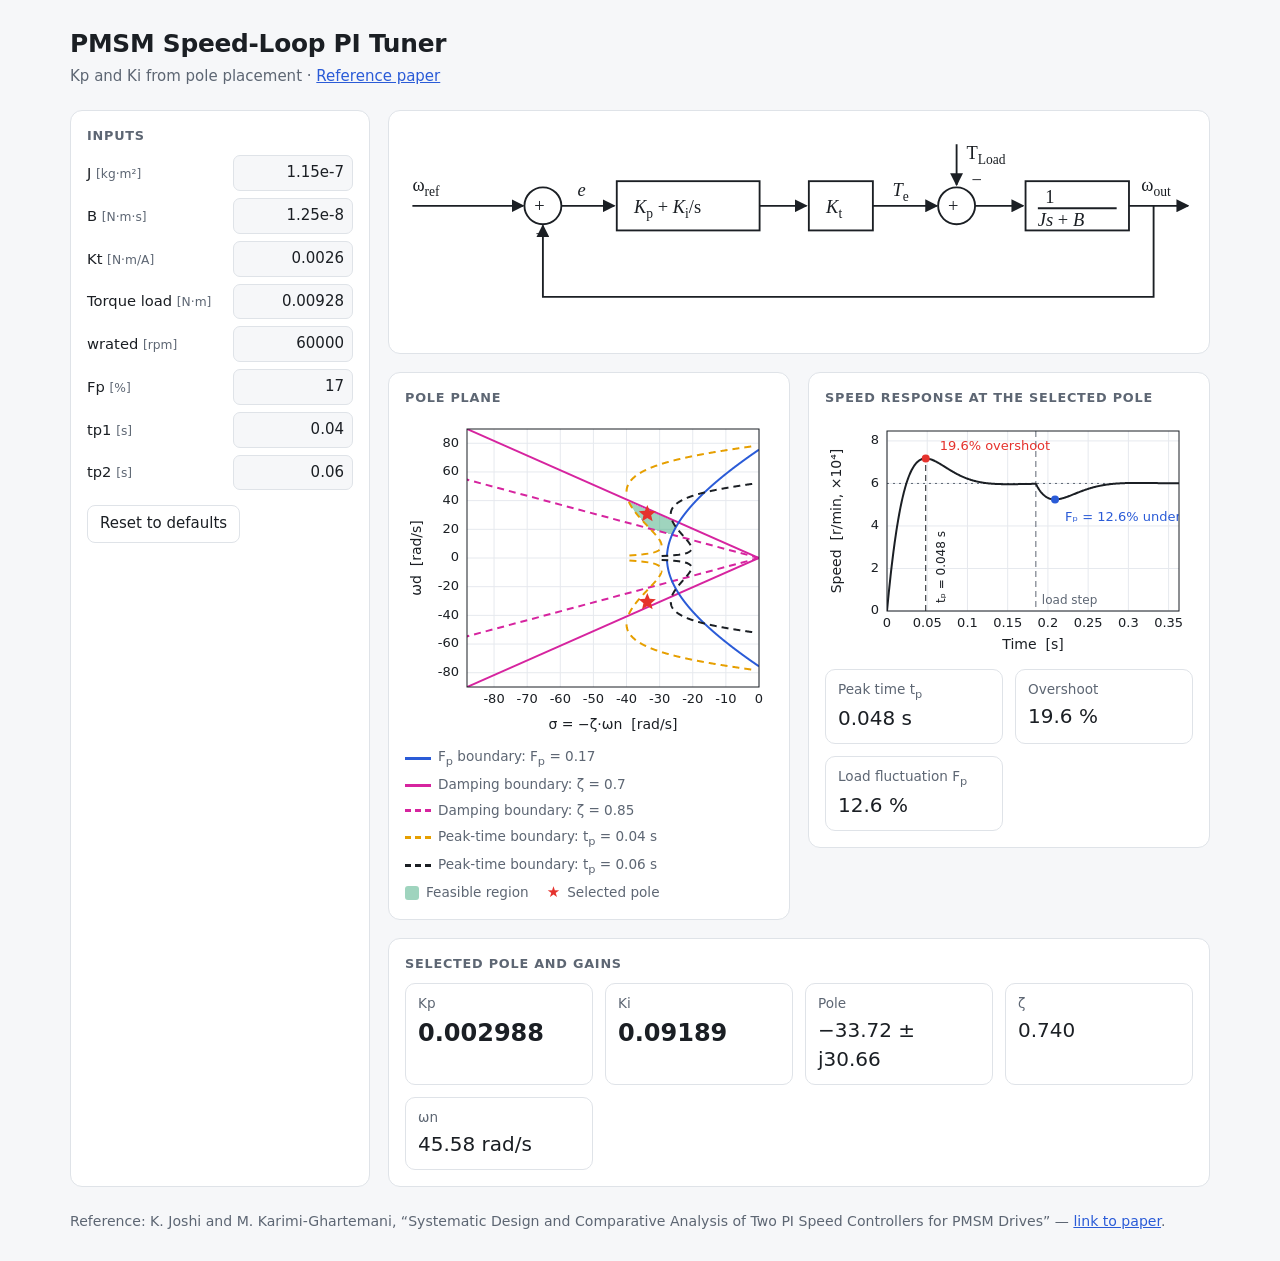
<file: pmsm-pi-tuner/index.html>
<!DOCTYPE html>
<html lang="en">
<head>
<meta charset="utf-8">
<meta name="viewport" content="width=device-width, initial-scale=1">
<title>PMSM Speed-Loop PI Tuner</title>
<style>
  :root {
    --bg: #f6f7f9; --card: #ffffff; --fg: #1b1f24; --muted: #5d6673; --border: #dfe3e8; --grid: #e6e9ee;
    --accent: #2a5bd7; --fp: #2a5bd7; --zeta: #d6249f; --tp1: #e69f00; --tp2: #1b1f24;
    --region: 42, 160, 110; --pole: #e5322d;
  }
  @media (prefers-color-scheme: dark) {
    :root {
      --bg: #0f1216; --card: #171b21; --fg: #e8ebef; --muted: #99a3b0; --border: #2a313a; --grid: #262d36;
      --accent: #6c93ff; --fp: #6c93ff; --zeta: #ff5fc0; --tp1: #ffb62e; --tp2: #e8ebef;
      --region: 70, 200, 140; --pole: #ff6b66;
    }
  }
  * { box-sizing: border-box; }
  body { margin: 0; background: var(--bg); color: var(--fg);
         font: 15px/1.45 system-ui, -apple-system, "Segoe UI", Roboto, sans-serif; }
  header, main, footer { max-width: 1180px; margin: 0 auto; padding: 0 20px; }
  header { padding-top: 26px; padding-bottom: 6px; }
  h1 { margin: 0; font-size: 1.55rem; letter-spacing: -0.01em; }
  .sub { margin: 4px 0 0; color: var(--muted); }
  a { color: var(--accent); }
  main { display: grid; grid-template-columns: 300px 1fr; gap: 18px; padding-top: 16px; padding-bottom: 20px; }
  @media (max-width: 860px) { main { grid-template-columns: 1fr; } }
  .card { background: var(--card); border: 1px solid var(--border); border-radius: 12px; padding: 16px; }
  .pair { display: grid; grid-template-columns: 1fr; gap: 18px; align-items: start; }
  @media (min-width: 1180px) { .pair { grid-template-columns: 1fr 1fr; } }
  .card h2 { margin: 0 0 10px; font-size: 0.8rem; text-transform: uppercase; letter-spacing: .06em; color: var(--muted); }
  .field { display: grid; grid-template-columns: 1fr 120px; gap: 8px; align-items: center; margin: 7px 0; }
  .field label { font-size: .92rem; }
  .field label small { color: var(--muted); }
  .field input { width: 100%; padding: 6px 8px; border: 1px solid var(--border); border-radius: 7px;
                 background: var(--bg); color: var(--fg); font: inherit; text-align: right; }
  .field input:focus { outline: 2px solid var(--accent); outline-offset: -1px; }
  .field input.bad { border-color: var(--pole); }
  button { margin-top: 8px; padding: 7px 12px; border: 1px solid var(--border); border-radius: 8px;
           background: transparent; color: var(--fg); font: inherit; cursor: pointer; }
  button:hover { border-color: var(--accent); }
  #msg { margin-top: 10px; color: var(--pole); min-height: 1.2em; font-size: .9rem; }
  .right { display: grid; gap: 18px; min-width: 0; }
  canvas { width: 100%; display: block; }
  #legend { list-style: none; display: flex; flex-wrap: wrap; gap: 6px 18px; padding: 10px 0 0; margin: 0; font-size: .85rem; color: var(--muted); }
  #legend li { display: flex; align-items: center; gap: 7px; }
  .sw { display: inline-block; width: 26px; height: 0; border-top: 3px solid; }
  .sw.dash { border-top-style: dashed; }
  .sw.box { width: 14px; height: 14px; border: 0; border-radius: 3px; }
  .sw.star { width: auto; height: auto; border: 0; font-size: 15px; line-height: 1; }
  #results, #resp-stats { display: grid; grid-template-columns: repeat(auto-fit, minmax(150px, 1fr)); gap: 12px; }
  .stat { border: 1px solid var(--border); border-radius: 10px; padding: 10px 12px; }
  .stat .k { color: var(--muted); font-size: .85rem; }
  .stat .v { font-size: 1.25rem; font-variant-numeric: tabular-nums; margin-top: 2px; }
  .stat.big .v { font-size: 1.5rem; font-weight: 600; }
  #diagram { width: 100%; height: auto; color: var(--fg); }
  #diagram text { fill: currentColor; font-family: Georgia, "Times New Roman", serif; font-size: 15px; }
  #diagram .blk { fill: none; stroke: currentColor; stroke-width: 1.5; }
  #diagram .ln { stroke: currentColor; stroke-width: 1.5; fill: none; }
  footer { padding-top: 4px; padding-bottom: 30px; color: var(--muted); font-size: .88rem; }
</style>
</head>
<body>
<header>
  <h1>PMSM Speed-Loop PI Tuner</h1>
  <p class="sub">Kp and Ki from pole placement &middot; <a id="paper-link" href="#">Reference paper</a></p>
</header>

<main>
  <section class="card" id="inputs">
    <h2>Inputs</h2>
    <form id="form" autocomplete="off" onsubmit="return false"></form>
    <button type="button" id="reset">Reset to defaults</button>
    <div id="msg" role="alert"></div>
  </section>

  <div class="right">
    <section class="card">
      <svg id="diagram" viewBox="0 0 640 165" role="img" aria-label="PI speed control loop">
        <defs>
          <marker id="ah" viewBox="0 0 10 10" refX="9" refY="5" markerWidth="7" markerHeight="7" orient="auto-start-reverse">
            <path d="M0,0 L10,5 L0,10 z" fill="currentColor"/>
          </marker>
        </defs>
        <text x="6" y="52">&omega;<tspan font-size="11" dy="4">ref</tspan></text>
        <line class="ln" x1="6" y1="64" x2="96" y2="64" marker-end="url(#ah)"/>
        <circle class="blk" cx="112" cy="64" r="15"/>
        <text x="105" y="69" font-size="14">+</text><text x="106" y="92" font-size="14">&minus;</text>
        <line class="ln" x1="127" y1="64" x2="170" y2="64" marker-end="url(#ah)"/>
        <text x="140" y="56" font-style="italic">e</text>
        <rect class="blk" x="172" y="44" width="116" height="40"/>
        <text x="186" y="70"><tspan font-style="italic">K</tspan><tspan font-size="11" dy="4">p</tspan><tspan dy="-4"> + </tspan><tspan font-style="italic">K</tspan><tspan font-size="11" dy="4">i</tspan><tspan dy="-4">/s</tspan></text>
        <line class="ln" x1="288" y1="64" x2="326" y2="64" marker-end="url(#ah)"/>
        <rect class="blk" x="328" y="44" width="52" height="40"/>
        <text x="342" y="70" font-style="italic">K<tspan font-size="11" dy="4" font-style="normal">t</tspan></text>
        <line class="ln" x1="380" y1="64" x2="432" y2="64" marker-end="url(#ah)"/>
        <text x="396" y="56" font-style="italic">T<tspan font-size="11" dy="4" font-style="normal">e</tspan></text>
        <circle class="blk" cx="448" cy="64" r="15"/>
        <text x="441" y="69" font-size="14">+</text><text x="460" y="48" font-size="14">&minus;</text>
        <line class="ln" x1="448" y1="14" x2="448" y2="47" marker-end="url(#ah)"/>
        <text x="456" y="26">T<tspan font-size="11" dy="4">Load</tspan></text>
        <line class="ln" x1="463" y1="64" x2="502" y2="64" marker-end="url(#ah)"/>
        <rect class="blk" x="504" y="44" width="84" height="40"/>
        <text x="520" y="62" font-size="13">1</text><line class="ln" x1="514" y1="66" x2="578" y2="66"/>
        <text x="514" y="80" font-size="13"><tspan font-style="italic">Js</tspan> + <tspan font-style="italic">B</tspan></text>
        <line class="ln" x1="588" y1="64" x2="636" y2="64" marker-end="url(#ah)"/>
        <text x="598" y="52">&omega;<tspan font-size="11" dy="4">out</tspan></text>
        <polyline class="ln" points="608,64 608,138 112,138 112,80" marker-end="url(#ah)"/>
      </svg>
    </section>

    <div class="pair">
    <section class="card">
      <h2>Pole plane</h2>
      <canvas id="plot" aria-label="Closed-loop pole boundaries"></canvas>
      <ul id="legend"></ul>
    </section>

    <section class="card">
      <h2>Speed response at the selected pole</h2>
      <canvas id="resp" aria-label="Speed response to a rated-speed step and a load-torque step"></canvas>
      <div id="resp-stats" style="margin-top:12px"></div>
    </section>
    </div>

    <section class="card">
      <h2>Selected pole and gains</h2>
      <div id="results"></div>
    </section>
  </div>
</main>

<footer>
  Reference: K. Joshi and M. Karimi-Ghartemani, &ldquo;Systematic Design and Comparative Analysis of Two PI Speed
  Controllers for PMSM Drives&rdquo; &mdash; <a id="paper-link2" href="#">link to paper</a>.
</footer>

<script src="js/solver.js?v=3"></script>
<script src="js/app.js?v=4"></script>
</body>
</html>
</file>
<file: styles.css>
:root{
  --bg-deep:#0D1117;
  --bg-panel:#161C25;
  --bg-card:#1B222D;
  --ink:#EEF1F5;
  --ink-dim:#B2BCC8;
  --ink-faint:#8691A0;
  --copper:#E38B3D;
  --copper-hi:#F09D55;
  --volt:#4DB5E8;
  --line: rgba(238,241,245,0.13);
  --serif: 'Fraunces', serif;
  --sans: 'IBM Plex Sans', sans-serif;
  --ease: cubic-bezier(.16,.8,.3,1);
  --gutter: clamp(1rem, 5vw, 4.5rem);
  --wrap: min(1440px, 100% - 2 * var(--gutter));
  --header-h: 4.25rem;
}
*{ box-sizing:border-box; margin:0; padding:0; }
/* larger base type: 17px on phones, scaling up to 19px on wide screens */
html{
  font-size:clamp(106.25%, 0.35vw + 0.85rem, 118.75%);
  scroll-behavior:smooth; scroll-padding-top:var(--header-h);
  color-scheme:dark;
}
body{
  background:var(--bg-deep); color:var(--ink);
  font-family:var(--sans); line-height:1.6;
  overflow-x:hidden;
}
@media (prefers-reduced-motion: reduce){
  html{ scroll-behavior:auto; }
  *{ animation-duration:0.001ms !important; transition-duration:0.001ms !important; }
}
a{ color:inherit; }
img{ display:block; max-width:100%; height:auto; }
ul, ol{ list-style:none; }
button{ font:inherit; color:inherit; }
strong, b{ font-weight:600; color:var(--ink); }
:focus-visible{ outline:2px solid var(--copper); outline-offset:3px; }

.skip-link{
  position:absolute; left:1rem; top:-4rem; z-index:300;
  background:var(--copper); color:var(--bg-deep); font-weight:600;
  padding:0.6rem 1rem; border-radius:4px; text-decoration:none;
}
.skip-link:focus{ top:1rem; }

/* reveal (only hidden once JS is confirmed running) */
.js .reveal{ opacity:0; transform:translateY(16px); transition:opacity 0.8s ease, transform 0.8s var(--ease); }
.js .reveal.in{ opacity:1; transform:none; }

/* ---------- header ---------- */
.site-header{
  position:fixed; inset:0 0 auto; z-index:100; height:var(--header-h);
  display:flex; justify-content:space-between; align-items:center;
  padding:0 var(--gutter);
  transition:background 0.3s ease, border-color 0.3s ease;
  border-bottom:1px solid transparent;
}
.site-header.scrolled, .site-header.menu-open{
  background:rgba(13,17,23,0.86); backdrop-filter:blur(10px);
  border-bottom-color:var(--line);
}
.brand{ font-weight:600; font-size:1.05rem; text-decoration:none; letter-spacing:0.01em; }
.brand .short{ display:none; }
.nav-links{ display:flex; gap:clamp(1rem, 2vw, 2rem); }
.nav-links a{
  position:relative; text-decoration:none; font-size:1rem; font-weight:500;
  color:var(--ink-dim); padding:0.4rem 0; transition:color 0.2s ease;
}
.nav-links a::after{
  content:''; position:absolute; left:0; right:0; bottom:0; height:2px;
  background:var(--copper); transform:scaleX(0); transform-origin:left; transition:transform 0.3s var(--ease);
}
.nav-links a:hover{ color:var(--ink); }
.nav-links a[aria-current="true"]{ color:var(--ink); }
.nav-links a[aria-current="true"]::after{ transform:scaleX(1); }
.menu-btn{
  display:none; background:none; cursor:pointer;
  border:1px solid var(--line); border-radius:999px;
  padding:0.45rem 1rem; font-size:0.95rem; font-weight:500;
}
@media (max-width: 860px){
  .menu-btn{ display:inline-block; }
  .nav-links{
    position:absolute; top:var(--header-h); left:0; right:0;
    flex-direction:column; gap:0;
    background:var(--bg-deep); border-bottom:1px solid var(--line);
    padding:0.5rem var(--gutter) 1.2rem;
    display:none;
  }
  .site-header.menu-open .nav-links{ display:flex; }
  .nav-links a{ display:block; padding:0.85rem 0; font-size:1.15rem; border-bottom:1px solid var(--line); }
  .nav-links a::after{ display:none; }
  .nav-links a[aria-current="true"]{ color:var(--copper); }
}
@media (max-width: 420px){
  .brand .full{ display:none; }
  .brand .short{ display:inline; }
}

/* ---------- buttons ---------- */
.btn{
  display:inline-block; text-decoration:none;
  padding:0.8rem 1.7rem; border-radius:999px;
  border:1px solid rgba(238,241,245,0.3);
  font-size:1.02rem; font-weight:500;
  transition:background 0.2s ease, border-color 0.2s ease, transform 0.2s ease;
}
.btn:hover{ background:rgba(238,241,245,0.08); border-color:rgba(238,241,245,0.55); transform:translateY(-1px); }
.btn.primary{ background:var(--copper); border-color:var(--copper); color:var(--bg-deep); }
.btn.primary:hover{ background:var(--copper-hi); border-color:var(--copper-hi); }

/* ---------- hero ---------- */
.hero{
  min-height:100vh; min-height:100svh;
  display:flex; flex-direction:column; align-items:center; justify-content:center;
  text-align:center; position:relative; overflow:hidden;
  padding:calc(var(--header-h) + 2rem) 0 6rem;
  background:
    radial-gradient(ellipse 80% 60% at 28% 18%, rgba(77,181,232,0.10), transparent 60%),
    radial-gradient(ellipse 70% 50% at 78% 82%, rgba(227,139,61,0.09), transparent 60%),
    var(--bg-deep);
}
.hero-inner{
  padding:0 var(--gutter);
  opacity:0; transform:translateY(20px);
  animation:heroIn 0.9s var(--ease) 0.15s forwards;
}
@keyframes heroIn{ to{ opacity:1; transform:translateY(0); } }
.hero .kicker{
  color:var(--copper); font-size:clamp(0.85rem, 1vw, 1rem); font-weight:600;
  letter-spacing:0.1em; text-transform:uppercase; margin-bottom:1.1rem;
}
.hero h1{
  font-family:var(--serif); font-weight:400;
  font-size:clamp(3rem, 8.5vw, 7rem); letter-spacing:-0.015em; line-height:1;
}
.hero .tagline{
  margin:1.3rem auto 0; max-width:38ch;
  font-size:clamp(1.15rem, 1.9vw, 1.55rem); color:var(--ink-dim); font-weight:300;
}
.hero-cta{ display:flex; gap:1rem; justify-content:center; flex-wrap:wrap; margin-top:2.2rem; }

/* interactive tool cards: left and right sides of the hero */
.hero-tools{ display:contents; }
.hero-tool{
  position:absolute; right:var(--gutter); top:calc(var(--header-h) + 0.4rem);
  width:clamp(335px, 22.5vw, 400px); z-index:2; text-align:left; color:var(--ink);
  padding:12px; border-radius:16px; border:1px solid transparent;
  background:
    linear-gradient(var(--bg-card), var(--bg-card)) padding-box,
    linear-gradient(135deg, var(--copper) 0%, rgba(238,241,245,0.25) 45%, var(--volt) 100%) border-box;
  box-shadow:0 18px 50px rgba(0,0,0,0.55), 0 0 44px rgba(227,139,61,0.14);
  opacity:0; animation:toolIn 0.9s var(--ease) 0.6s forwards;
  transition:box-shadow 0.3s ease;
}
.hero-tool.left{ right:auto; left:var(--gutter); }
.hero-tool:hover, .hero-tool:focus-within{ box-shadow:0 24px 60px rgba(0,0,0,0.6), 0 0 56px rgba(77,181,232,0.22); }
@keyframes toolIn{ to{ opacity:1; } }

/* static fallback (before the script runs, or without JavaScript) */
.tool-fallback{ display:block; text-decoration:none; color:inherit; }
.tool-fallback img{ width:100%; height:auto; aspect-ratio:816/470; object-fit:cover; border-radius:9px; background:#fff; }
.tool-cap{ display:flex; flex-direction:column; gap:0.1rem; padding:0.7rem 0.35rem 0.3rem; }
.tool-cap em{ font-style:normal; font-size:0.68rem; letter-spacing:0.14em; text-transform:uppercase; font-weight:600; color:var(--copper-hi); }
.tool-cap b{ font-family:var(--serif); font-weight:400; font-size:1.15rem; }
.tool-cap i{ font-style:normal; font-size:0.82rem; color:var(--ink-dim); }

/* live card */
.tool-head{ display:flex; align-items:center; justify-content:space-between; gap:0.5rem; }
.tool-head em{ white-space:nowrap;
  display:inline-flex; align-items:center; gap:0.45rem; font-style:normal; font-size:0.66rem;
  letter-spacing:0.14em; text-transform:uppercase; font-weight:600; color:var(--copper-hi);
}
.tool-head em::before{
  content:""; width:7px; height:7px; border-radius:50%; background:var(--volt);
  box-shadow:0 0 0 0 rgba(77,181,232,0.6); animation:toolPulse 2.2s ease-out infinite;
}
@keyframes toolPulse{ 70%{ box-shadow:0 0 0 8px rgba(77,181,232,0); } 100%{ box-shadow:0 0 0 0 rgba(77,181,232,0); } }
.tool-open{
  font-size:0.72rem; color:var(--copper-hi); text-decoration:none; white-space:nowrap;
  border:1px solid rgba(227,139,61,0.55); padding:0.18rem 0.65rem; border-radius:999px;
  transition:background 0.25s ease, color 0.25s ease;
}
.tool-open:hover, .tool-open:focus-visible{ background:var(--copper); color:var(--bg-deep); }
.tool-name{ display:block; font-family:var(--serif); font-weight:400; font-size:1.15rem; margin:0.3rem 0 0.4rem; color:var(--ink); text-decoration:none; }
.tool-name:hover{ color:var(--copper-hi); }
.tool-diagram{ color:var(--ink-dim); background:rgba(238,241,245,0.04); border:1px solid rgba(238,241,245,0.08); border-radius:9px; padding:5px 8px; }
.tool-diagram svg{ width:100%; height:auto; display:block; }
.tool-diagram text{ fill:currentColor; font-family:Georgia, "Times New Roman", serif; font-size:20px; }
.tool-diagram text[font-size="14"]{ font-size:18px; }
.tool-diagram text[font-size="13"]{ font-size:17px; }
.tool-diagram tspan[font-size="11"]{ font-size:14px; }
.tool-diagram .blk{ fill:none; stroke:currentColor; stroke-width:1.7; }
.tool-diagram .ln{ stroke:currentColor; stroke-width:1.7; fill:none; }
.tool-plot{
  display:block; width:100%; height:108px; margin-top:6px; border-radius:9px; cursor:crosshair; touch-action:none;
  background:rgba(13,17,23,0.55); border:1px solid rgba(238,241,245,0.08);
}
.tool-plot[hidden]{ display:none; }
.tool-resp{ cursor:default; }
.tool-tabs{ display:flex; gap:4px; margin-top:8px; }
.tool-tabs button{
  font:inherit; font-size:0.68rem; letter-spacing:0.04em; text-transform:uppercase; cursor:pointer;
  padding:3px 9px; border-radius:999px; color:var(--ink-dim); background:transparent; border:1px solid rgba(238,241,245,0.16);
}
.tool-tabs button:hover{ color:var(--ink); border-color:rgba(238,241,245,0.35); }
.tool-tabs button.on{ color:var(--bg-deep); background:var(--copper); border-color:var(--copper); }
.tool-tabs button:focus-visible{ outline:2px solid var(--copper); outline-offset:2px; }
.tool-plot:focus-visible{ outline:2px solid var(--copper); outline-offset:2px; }
.tool-sliders{ display:grid; grid-template-columns:repeat(3, 1fr); gap:0.6rem; margin-top:8px; }
.tool-sliders label{ display:block; font-size:0.72rem; color:var(--ink-dim); }
.tool-sliders output{ color:var(--ink); font-variant-numeric:tabular-nums; margin-left:0.15rem; }
.tool-sliders input{ width:100%; margin:3px 0 0; accent-color:var(--copper); cursor:pointer; }
.tool-read{ margin-top:8px; display:flex; flex-direction:column; gap:0.2rem; }
.tool-read .gains{ display:flex; align-items:baseline; gap:1rem; font-size:0.8rem; color:var(--ink-dim); }
.tool-read .gains b{ font-size:1.1rem; color:var(--ink); font-weight:600; margin-left:0.2rem; font-variant-numeric:tabular-nums; }
.tool-best{
  margin-left:auto; align-self:center; font-size:0.68rem; padding:0.14rem 0.6rem; cursor:pointer;
  border:1px solid rgba(238,241,245,0.25); background:transparent; border-radius:999px; color:var(--ink-dim);
  transition:border-color 0.2s ease, color 0.2s ease;
}
.tool-best:hover{ border-color:var(--volt); color:var(--ink); }
.tool-read .pole{ display:flex; justify-content:space-between; align-items:center; gap:0.5rem; font-size:0.76rem; color:var(--ink-dim); font-variant-numeric:tabular-nums; }
.chip{ font-size:0.66rem; padding:0.1rem 0.55rem; border-radius:999px; border:1px solid transparent; white-space:nowrap; }
.chip.ok{ color:#46C88C; border-color:rgba(70,200,140,0.55); }
.chip.no{ color:var(--copper-hi); border-color:rgba(227,139,61,0.55); }

@media (min-width: 1760px){ .hero-tool{ width:min(26vw, 520px); } }
.hero-tool.side .tool-views{ display:grid; grid-template-columns:1fr 1fr; gap:8px; }
.hero-tool.side .tool-tabs{ display:none; }
.hero-tool.side .tool-plot{ height:128px; margin-top:8px; }
@media (max-width: 1480px){
  .hero-tools{ display:flex; flex-wrap:wrap; justify-content:center; gap:1.2rem; margin-top:1.8rem; width:100%; padding:0 var(--gutter); }
  .hero-tool, .hero-tool.left{ position:static; width:min(600px, 100%); }
}
@media (prefers-reduced-motion: reduce){ .tool-head em::before{ animation:none; } }

/* project reel: two rows drifting in opposite directions */
.hero-reel{
  width:100%; margin-top:clamp(2rem, 6vh, 3.6rem);
  display:flex; flex-direction:column; gap:1rem;
  -webkit-mask-image:linear-gradient(90deg, transparent, #000 10%, #000 90%, transparent);
          mask-image:linear-gradient(90deg, transparent, #000 10%, #000 90%, transparent);
}
.reel-row{ overflow:hidden; }
.reel-track{ display:flex; gap:1rem; width:max-content; animation:reel-left 70s linear infinite; }
.reel-row.right .reel-track{ animation-name:reel-right; animation-duration:80s; }
.hero-reel:hover .reel-track{ animation-play-state:paused; }
@keyframes reel-left{ to{ transform:translateX(calc(-50% - 0.5rem)); } }
@keyframes reel-right{ from{ transform:translateX(calc(-50% - 0.5rem)); } to{ transform:none; } }
.reel-tile{
  position:relative; flex:none; cursor:pointer; padding:0;
  width:clamp(220px, 19vw, 320px); aspect-ratio:16/9;
  border-radius:8px; overflow:hidden; background:var(--bg-card);
  border:1px solid rgba(238,241,245,0.08);
  transition:transform 0.25s ease, border-color 0.25s ease;
}
.reel-tile:hover{ transform:translateY(-3px); border-color:rgba(227,139,61,0.6); }
.reel-tile img{ width:100%; height:100%; object-fit:cover; filter:saturate(0.9) brightness(0.85); transition:filter 0.25s ease; }
.reel-tile:hover img{ filter:none; }
.reel-tile .art-wrap{ display:block; width:100%; height:100%; padding:1.2rem; }
.reel-tile .art-wrap svg{ width:100%; height:100%; }
.reel-cap{
  position:absolute; inset:auto 0 0; text-align:left;
  padding:1.6rem 0.8rem 0.6rem;
  background:linear-gradient(transparent, rgba(13,17,23,0.94));
  display:flex; flex-direction:column; gap:0.1rem;
}
.reel-cap b{ font-size:0.88rem; font-weight:500; }
.reel-cap i{ font-style:normal; font-size:0.75rem; color:var(--copper); }
@media (max-width: 700px){
  .reel-tile{ width:170px; }
  .reel-cap i{ display:none; }
  .hero-reel{ gap:0.7rem; }
}
@media (prefers-reduced-motion: reduce){
  .reel-track{ animation:none !important; }
  .reel-row{ overflow-x:auto; }
}
.scroll-cue{
  position:absolute; bottom:1.6rem; left:50%; transform:translateX(-50%);
  display:flex; flex-direction:column; align-items:center; gap:0.5rem;
  color:var(--ink-faint); font-size:0.88rem; text-decoration:none;
}
.scroll-cue .chev{
  width:12px; height:12px; opacity:0.7; transform:rotate(45deg);
  border-right:1.5px solid currentColor; border-bottom:1.5px solid currentColor;
}
@media (max-height: 760px){ .scroll-cue{ display:none; } }

/* ---------- line art ---------- */
.art{ fill:none; stroke-linejoin:round; stroke-linecap:round; }
.art *{ vector-effect:non-scaling-stroke; }
.art .a{ stroke:var(--copper); stroke-width:1.6; }
.art .b{ stroke:var(--volt); stroke-width:1.4; }
.art .c{ stroke:var(--ink-faint); stroke-width:1; }
.art .d{ stroke-dasharray:4 5; }

/* ---------- about ---------- */
.about{
  min-height:100vh; min-height:100svh;
  background:var(--bg-panel);
  display:grid; grid-template-columns:minmax(0, 0.9fr) minmax(0, 1.1fr);
  align-items:center; gap:clamp(2rem, 5vw, 6rem);
  padding:calc(var(--header-h) + 3rem) var(--gutter) 5rem;
}
.about-media{ display:flex; justify-content:center; }
.about-media img{
  width:min(100%, 30rem); aspect-ratio:1/1.1; object-fit:cover;
  border-radius:6px; box-shadow:0 30px 60px -30px rgba(0,0,0,0.7);
}
.js .about-media img{ opacity:0; transform:scale(0.95); transition:opacity 0.8s ease, transform 0.8s var(--ease); }
.js .about-media img.in{ opacity:1; transform:none; }
.about-copy{ display:flex; flex-direction:column; gap:1.3rem; max-width:44rem; }
.about-copy .name{ font-family:var(--serif); font-weight:500; font-size:clamp(2.3rem, 4vw, 3.4rem); line-height:1.1; }
.about-copy .role{ color:var(--copper); font-size:clamp(1.1rem, 1.4vw, 1.3rem); font-weight:500; }
.about-copy .desc{ color:var(--ink-dim); font-size:clamp(1.1rem, 1.3vw, 1.25rem); line-height:1.7; font-weight:300; }
.about-copy .desc p + p{ margin-top:0.9em; }
.about-copy .loc{ color:var(--ink-faint); font-size:1.02rem; }
.open-to .label{
  font-size:0.85rem; font-weight:600; letter-spacing:0.1em; text-transform:uppercase;
  color:var(--copper); margin-bottom:0.8rem;
}
.tags{ display:flex; flex-wrap:wrap; gap:0.6rem; }
.tags li{
  font-size:0.98rem; color:var(--ink-dim);
  border:1px solid rgba(227,139,61,0.55); border-radius:999px; padding:0.45rem 1.05rem;
}
@media (max-width: 860px){
  .about{ grid-template-columns:1fr; min-height:auto; padding-top:calc(var(--header-h) + 2rem); }
  .about-media img{ width:min(70%, 22rem); }
}

/* ---------- research focus ---------- */
.cap-wrap{ position:relative; height:400vh; background:var(--bg-deep); }
.cap-label{
  position:absolute; z-index:3; top:calc(var(--header-h) + 1.6rem); left:calc(50% + 2rem);
  font-family:var(--sans); font-size:0.9rem; font-weight:600;
  letter-spacing:0.1em; text-transform:uppercase; color:var(--ink-faint);
}
.cap-sticky{ position:sticky; top:0; height:100vh; height:100svh; overflow:hidden; }
.cap-panel{ position:absolute; inset:0; opacity:0; pointer-events:none; transition:opacity 0.6s ease; }
.cap-panel.active{ opacity:1; pointer-events:auto; }
.cap-media{ position:absolute; inset:0; }
.cap-media svg{ position:absolute; inset:0; width:100%; height:100%; opacity:0.7; }
.cap-scrim{
  position:absolute; inset:0 0 0 auto; width:58%;
  background:linear-gradient(90deg, transparent 0%, rgba(13,17,23,0.75) 14%, rgba(13,17,23,0.95) 34%, var(--bg-deep) 60%);
}
.cap-text{
  position:absolute; inset:0 0 0 auto; width:50%; z-index:2;
  display:flex; flex-direction:column; justify-content:center;
  padding:4rem var(--gutter) 4rem 2rem;
}
.cap-text h3{ font-family:var(--serif); font-weight:500; font-size:clamp(2.1rem, 3.6vw, 3.1rem); line-height:1.12; margin-bottom:0.8rem; }
.cap-subtitle{ color:var(--ink-dim); font-size:1.12rem; font-style:italic; font-weight:300; line-height:1.5; margin-bottom:1.3rem; }
.cap-text p{ color:var(--ink-dim); font-size:clamp(1.12rem, 1.3vw, 1.25rem); line-height:1.65; font-weight:300; max-width:56ch; }
.cap-text .cap-chip{
  display:inline-block; align-self:flex-start; margin-top:1.4rem;
  font-size:1rem; font-weight:500; color:var(--bg-deep); background:var(--copper);
  padding:0.55rem 1rem; border-radius:3px;
}
.cap-index{ position:absolute; right:var(--gutter); bottom:2.4rem; z-index:3; display:flex; gap:0.8rem; }
.cap-index .dot-row{ display:flex; align-items:center; gap:0.5rem; }
.cap-index .num{ font-size:0.88rem; color:var(--ink-faint); font-variant-numeric:tabular-nums; }
.cap-index .dot{ width:24px; height:2px; background:var(--ink-faint); opacity:0.4; transition:opacity 0.4s ease, background 0.4s ease; }
.cap-index .dot-row.active .dot{ background:var(--copper); opacity:1; }
.cap-index .dot-row.active .num{ color:var(--copper); }
/* small screens: no pinning, panels simply stack */
@media (max-width: 820px){
  .cap-wrap{ height:auto; padding:4.5rem 0 1rem; }
  .cap-label{ position:static; margin:0 var(--gutter) 2rem; }
  .cap-sticky{ position:static; height:auto; overflow:visible; }
  .cap-panel{ position:relative; inset:auto; opacity:1; pointer-events:auto; margin-bottom:3rem; }
  .cap-media{ position:relative; height:240px; }
  .cap-scrim{ display:none; }
  .cap-text{ position:relative; inset:auto; width:100%; padding:1.6rem var(--gutter) 0; }
  .cap-index{ display:none; }
}

/* ---------- shared section shell ---------- */
.block{ padding:clamp(4.5rem, 9vw, 8rem) 0; }
.block.panel{ background:var(--bg-panel); }
.block.deep{ background:var(--bg-deep); }
.wrap{ width:var(--wrap); margin-inline:auto; }
/* heading column + content column, so wide screens are used fully */
.wrap.split{ display:grid; grid-template-columns:minmax(16rem, 1fr) minmax(0, 2.6fr); gap:clamp(2rem, 5vw, 6rem); align-items:start; }
.wrap.split .block-head{ position:sticky; top:calc(var(--header-h) + 2rem); }
.block-head h2{ font-family:var(--serif); font-weight:500; font-size:clamp(2.2rem, 3.8vw, 3.3rem); line-height:1.1; margin-bottom:1rem; }
.block-head p{ color:var(--ink-dim); font-size:1.12rem; font-weight:300; line-height:1.65; max-width:40ch; }
.block-head.wide{ margin-bottom:2.4rem; }
.block-head.wide p{ max-width:68ch; }
@media (max-width: 960px){
  .wrap.split{ grid-template-columns:1fr; gap:2.4rem; }
  .wrap.split .block-head{ position:static; }
}

/* ---------- skills ---------- */
.skills{ display:grid; grid-template-columns:repeat(2, minmax(0, 1fr)); gap:1.2rem; }
.skills > div{ background:var(--bg-card); border:1px solid var(--line); border-radius:8px; padding:1.4rem 1.5rem; }
.skills > div:last-child:nth-child(odd){ grid-column:1 / -1; }
.skills dt{ font-family:var(--serif); font-weight:500; font-size:1.3rem; margin-bottom:0.5rem; color:var(--ink); }
.skills dd{ color:var(--ink-dim); font-size:1.02rem; line-height:1.65; font-weight:300; }
@media (max-width: 640px){ .skills{ grid-template-columns:1fr; } }

/* ---------- experience ---------- */
.timeline{ position:relative; border-left:1px solid var(--line); margin-left:0.4rem; }
.timeline > li{ position:relative; padding:0 0 2.8rem 2.2rem; }
.timeline > li:last-child{ padding-bottom:0; }
.timeline > li::before{
  content:''; position:absolute; left:-6px; top:0.45rem;
  width:11px; height:11px; border-radius:50%; background:var(--bg-deep); border:2px solid var(--copper);
}
.timeline .when{ color:var(--ink-faint); font-size:0.98rem; font-variant-numeric:tabular-nums; margin-bottom:0.35rem; }
.timeline h3{ font-family:var(--serif); font-weight:500; font-size:clamp(1.4rem, 2vw, 1.75rem); line-height:1.25; }
.timeline .org{ color:var(--copper); font-size:1.08rem; font-weight:500; margin:0.25rem 0 0.8rem; }
.timeline p:last-child{ color:var(--ink-dim); font-size:1.1rem; line-height:1.7; font-weight:300; max-width:75ch; }

/* ---------- projects ---------- */
.filter-tabs{ display:flex; flex-wrap:wrap; gap:0.6rem; margin-bottom:2.4rem; }
.filter-tab{
  background:transparent; cursor:pointer;
  font-size:0.98rem; font-weight:500; color:var(--ink-dim);
  border:1px solid var(--line); border-radius:999px; padding:0.55rem 1.25rem;
  transition:border-color 0.2s ease, color 0.2s ease, background 0.2s ease;
}
.filter-tab:hover{ border-color:var(--copper); color:var(--ink); }
.filter-tab[aria-pressed="true"]{ background:var(--copper); border-color:var(--copper); color:var(--bg-deep); }
.projects{ display:grid; grid-template-columns:repeat(auto-fill, minmax(min(100%, 22rem), 1fr)); gap:1.6rem; }
.project[hidden]{ display:none; }
.project article{
  position:relative; height:100%;
  display:flex; flex-direction:column;
  background:var(--bg-card); border:1px solid var(--line); border-radius:8px; overflow:hidden;
  transition:border-color 0.3s ease, transform 0.3s var(--ease);
}
.project article:hover, .project article:focus-within{ border-color:var(--copper); transform:translateY(-4px); }
.project .cover{
  position:relative; aspect-ratio:16/9; overflow:hidden;
  background:radial-gradient(ellipse 70% 90% at 50% 50%, rgba(77,181,232,0.08), transparent 70%), #10151C;
  border-bottom:1px solid var(--line);
}
.project .cover img{ width:100%; height:100%; object-fit:cover; transition:transform 0.6s var(--ease); }
.project article:hover .cover img{ transform:scale(1.04); }
.project .cover .art-wrap{ display:block; width:100%; height:100%; padding:2rem 0; }
.project .cover svg{ width:100%; height:100%; }
.project .badge{
  position:absolute; top:0.8rem; left:0.8rem;
  font-size:0.78rem; font-weight:600; letter-spacing:0.06em; text-transform:uppercase;
  color:var(--bg-deep); background:var(--ink-dim); padding:0.25rem 0.6rem; border-radius:3px;
}
.project .count{
  position:absolute; right:0.8rem; bottom:0.8rem;
  font-size:0.8rem; background:rgba(13,17,23,0.78);
  border:1px solid var(--line); padding:0.2rem 0.55rem; border-radius:3px;
}
.card-body{ display:flex; flex-direction:column; flex:1; padding:1.4rem 1.5rem 1.5rem; }
.project .n{ color:var(--copper); font-size:0.92rem; font-weight:500; margin-bottom:0.45rem; }
.project .title{ font-family:var(--serif); font-weight:500; font-size:1.45rem; line-height:1.25; margin-bottom:0.6rem; }
.project-open{ all:unset; cursor:pointer; }
/* the title button covers the whole card, so the card is one big target */
.project-open::after{ content:''; position:absolute; inset:0; z-index:1; }
.project-open:focus-visible{ outline:none; }
.project article:has(.project-open:focus-visible){ outline:2px solid var(--copper); outline-offset:3px; }
.project .summary{ color:var(--ink-dim); font-size:1.04rem; line-height:1.6; font-weight:300; }
.project .stack{ margin-top:0.9rem; color:var(--ink-faint); font-size:0.9rem; line-height:1.5; }
.project .more{ margin-top:auto; padding-top:1.2rem; color:var(--volt); font-size:1rem; font-weight:500; }
.project .more span{ display:inline-block; transition:transform 0.3s var(--ease); }
.project article:hover .more span{ transform:translateX(4px); }

/* sample values from projects.js [[...]] */
mark.ph{
  background:none; color:inherit; cursor:help;
  text-decoration:underline dashed var(--copper); text-decoration-thickness:1px; text-underline-offset:0.22em;
}

/* ---------- project detail dialog ---------- */
html:has(.project-dialog[open]){ overflow:hidden; }
.project-dialog{
  width:min(1040px, calc(100% - 2rem)); max-height:90vh;
  margin:auto; padding:0;
  background:var(--bg-panel); color:var(--ink);
  border:1px solid var(--line); border-radius:10px;
  overflow:auto; overscroll-behavior:contain;
}
.project-dialog[open]{ animation:pdIn 0.35s var(--ease); }
@keyframes pdIn{ from{ opacity:0; transform:translateY(14px); } to{ opacity:1; transform:none; } }
.project-dialog::backdrop{ background:rgba(6,8,12,0.8); backdrop-filter:blur(4px); }
.pd-close{
  position:sticky; top:0.9rem; float:right; margin:0.9rem 0.9rem 0 0; z-index:2;
  width:2.8rem; height:2.8rem; border-radius:50%;
  background:var(--bg-deep); border:1px solid var(--line);
  font-size:1.6rem; line-height:1; cursor:pointer;
}
.pd-close:hover{ border-color:var(--copper); color:var(--copper); }
.pd-body{ padding:2.8rem clamp(1.3rem, 4vw, 3.4rem) 2.2rem; }
.pd-meta{ color:var(--copper); font-size:0.98rem; font-weight:500; margin-bottom:0.6rem; }
.pd-head h2{ font-family:var(--serif); font-weight:500; font-size:clamp(2rem, 3.8vw, 2.9rem); line-height:1.12; margin-bottom:0.8rem; }
.pd-summary{ color:var(--ink-dim); font-size:1.18rem; line-height:1.6; font-weight:300; max-width:62ch; }
.pd-note{
  margin-top:1.3rem; padding:0.8rem 1rem;
  border-left:2px solid var(--copper); background:rgba(227,139,61,0.07);
  color:var(--ink-dim); font-size:0.98rem; line-height:1.55;
}
.pd-note + .pd-note{ margin-top:0.6rem; }
.pd-specs{
  display:grid; grid-template-columns:repeat(auto-fit, minmax(150px, 1fr));
  margin-top:2rem; border-top:1px solid var(--line); border-bottom:1px solid var(--line);
}
.pd-specs div{ padding:1.2rem 1rem 1.2rem 0; }
.pd-specs b{ display:block; font-family:var(--serif); font-weight:500; font-size:1.7rem; }
.pd-specs span{ color:var(--ink-faint); font-size:0.95rem; }
.pd-body section{ margin-top:2.2rem; }
.pd-body section h3{
  font-family:var(--sans); color:var(--ink-faint); font-size:0.88rem; font-weight:600;
  letter-spacing:0.09em; text-transform:uppercase; margin-bottom:0.8rem;
}
.pd-body section p{ color:var(--ink-dim); font-size:1.1rem; line-height:1.7; font-weight:300; max-width:70ch; }
.pd-body section p + p{ margin-top:0.9rem; }
.pd-body section li{
  position:relative; padding-left:1.3rem; margin:0.5rem 0;
  color:var(--ink-dim); font-size:1.08rem; line-height:1.6; font-weight:300;
}
.pd-body section li::before{
  content:''; position:absolute; left:0; top:0.65em;
  width:6px; height:6px; border-radius:50%; background:var(--copper);
}
.pd-tools{ display:flex; flex-wrap:wrap; gap:0.5rem; }
.pd-tools span{ font-size:0.95rem; color:var(--ink-dim); border:1px solid var(--line); border-radius:999px; padding:0.35rem 0.9rem; }
.pd-links{ display:flex; flex-wrap:wrap; gap:0.8rem; margin-top:2.2rem; }
.pd-links a{
  text-decoration:none; font-size:1rem; font-weight:500;
  background:var(--copper); color:var(--bg-deep); padding:0.65rem 1.1rem; border-radius:4px;
}
.pd-links a:hover{ background:var(--copper-hi); }
.pd-nav{
  display:flex; justify-content:space-between; gap:1rem;
  margin-top:2.8rem; padding-top:1.5rem; border-top:1px solid var(--line);
}
.pd-nav button{ background:none; border:none; cursor:pointer; text-align:left; font-size:1rem; color:var(--ink-dim); }
.pd-nav button:last-child{ text-align:right; }
.pd-nav button:hover{ color:var(--copper); }
@media (max-width: 640px){
  .project-dialog{ width:100%; max-width:100%; max-height:92vh; margin:auto 0 0; border-radius:14px 14px 0 0; }
}

/* slideshow */
.ss{ margin-top:2rem; border-radius:6px; outline-offset:4px; }
.ss-viewport{
  position:relative; overflow:hidden; border-radius:6px;
  border:1px solid var(--line); background:#10151C;
  touch-action:pan-y; user-select:none;
}
.ss-track{ display:flex; transition:transform 0.6s var(--ease); }
.ss-slide{ flex:0 0 100%; }
.ss-slide a{ display:block; }
.ss-slide img{ width:100%; aspect-ratio:16/9; object-fit:contain; background:#10151C; }
.ss-btn{
  position:absolute; top:50%; transform:translateY(-50%);
  width:3rem; height:3rem; border-radius:50%;
  border:1px solid var(--line); background:rgba(13,17,23,0.75);
  font-size:1.8rem; line-height:1; cursor:pointer;
  opacity:0; transition:opacity 0.3s ease, border-color 0.3s ease;
}
.ss-btn.prev{ left:0.9rem; } .ss-btn.next{ right:0.9rem; }
.ss:hover .ss-btn, .ss:focus-within .ss-btn{ opacity:1; }
.ss-btn:hover{ border-color:var(--copper); color:var(--copper); }
@media (hover: none){ .ss-btn{ opacity:1; } }
.ss-progress{ position:absolute; inset:auto 0 0; height:3px; background:rgba(238,241,245,0.08); }
.ss-progress i{ display:block; height:100%; width:0; background:var(--copper); }
@keyframes ssProgress{ from{ width:0; } to{ width:100%; } }
.ss-bar{ display:flex; align-items:flex-start; gap:1rem; margin-top:0.9rem; }
.ss-caption{ flex:1; color:var(--ink-faint); font-size:1rem; line-height:1.5; min-height:1.5em; }
.ss-dots{ display:flex; gap:0.45rem; padding-top:0.5rem; }
.ss-dots button{
  width:9px; height:9px; border-radius:5px; padding:0; border:none; cursor:pointer;
  background:var(--ink-faint); opacity:0.5; transition:width 0.3s var(--ease), opacity 0.3s ease, background 0.3s ease;
}
.ss-dots button[aria-current]{ width:24px; opacity:1; background:var(--copper); }
.ss-count{ color:var(--ink-faint); font-size:0.95rem; font-variant-numeric:tabular-nums; }

/* documents */
.pd-docs{ display:grid; grid-template-columns:repeat(auto-fill, minmax(260px, 1fr)); gap:0.9rem; }
.doc{
  display:flex; align-items:center; gap:1rem; text-decoration:none;
  padding:1rem 1.1rem; border:1px solid var(--line); border-radius:6px;
  transition:border-color 0.3s ease, background 0.3s ease;
}
.doc:hover{ border-color:var(--copper); background:rgba(227,139,61,0.05); }
.doc-icon{
  flex:none; width:2.8rem; height:3.4rem; border-radius:3px; display:grid; place-items:center;
  background:rgba(227,139,61,0.12); border:1px solid rgba(227,139,61,0.4);
  color:var(--copper); font-size:0.78rem; font-weight:600; letter-spacing:0.05em;
}
.doc b{ display:block; font-weight:500; font-size:1.05rem; }
.doc small{ display:block; margin-top:0.15rem; color:var(--ink-faint); font-size:0.9rem; }

/* ---------- publications ---------- */
.pubs > li{ border-top:1px solid var(--line); }
.pubs > li:last-child{ border-bottom:1px solid var(--line); }
.pubs article{ display:grid; grid-template-columns:5.5rem minmax(0, 1fr); gap:1.8rem; padding:2rem 0; }
.pubs .year{ font-family:var(--serif); font-size:1.8rem; color:var(--ink-faint); line-height:1.2; }
.pubs h3{ font-family:var(--serif); font-weight:400; font-size:clamp(1.25rem, 1.7vw, 1.5rem); line-height:1.4; margin-bottom:0.6rem; }
.pubs .authors{ color:var(--ink-dim); font-size:1.04rem; font-weight:300; line-height:1.55; }
.pubs .venue{ margin-top:0.5rem; color:var(--copper); font-size:1rem; font-weight:500; }
.pubs .venue a{ margin-left:0.6rem; color:var(--ink); border-bottom:1px solid var(--line); text-decoration:none; font-weight:400; }
.pubs .venue a:hover{ border-color:var(--copper); color:var(--copper); }
@media (max-width: 640px){ .pubs article{ grid-template-columns:1fr; gap:0.4rem; } }

/* ---------- education ---------- */
.edu{ display:grid; grid-template-columns:repeat(2, minmax(0, 1fr)); gap:1.6rem; }
.edu-item{ background:var(--bg-card); border:1px solid var(--line); border-radius:8px; padding:1.8rem 1.8rem 2rem; }
.edu-item .when{ color:var(--copper); font-size:1rem; font-weight:500; margin-bottom:0.6rem; }
.edu-item h3{ font-family:var(--serif); font-weight:500; font-size:clamp(1.4rem, 2vw, 1.7rem); line-height:1.25; margin-bottom:0.3rem; }
.edu-item .school{ font-size:1.08rem; margin-bottom:0.9rem; }
.edu-item > p:not(.when):not(.school):not(.facts-line){ color:var(--ink-dim); font-size:1.05rem; line-height:1.7; font-weight:300; }
.edu-item .facts{ display:flex; flex-wrap:wrap; gap:0.5rem; margin-top:1.1rem; }
.edu-item .facts li{ font-size:0.92rem; color:var(--ink-dim); border:1px solid var(--line); border-radius:999px; padding:0.3rem 0.85rem; }
.edu-item .facts-line{ margin-top:0.9rem; color:var(--ink-faint); font-size:0.98rem; }
@media (max-width: 1100px){ .edu{ grid-template-columns:1fr; } }

/* ---------- contact ---------- */
.finale{
  min-height:100vh; min-height:100svh;
  display:flex; flex-direction:column; align-items:center; justify-content:center; gap:2.8rem;
  text-align:center; padding:6rem var(--gutter);
  background:radial-gradient(ellipse 70% 60% at 50% 40%, rgba(227,139,61,0.07), transparent 70%), var(--bg-deep);
}
.finale h2{ font-family:var(--serif); font-weight:400; font-size:clamp(2.3rem, 5.4vw, 4.2rem); line-height:1.12; max-width:20ch; }
.finale-actions{ display:flex; gap:1.2rem; flex-wrap:wrap; justify-content:center; }
.finale-btn{
  display:block; text-decoration:none; min-width:250px;
  padding:1.5rem 2.4rem; border:1px solid var(--line); border-radius:6px;
  transition:border-color 0.3s ease, background 0.3s ease, transform 0.3s var(--ease);
}
.finale-btn:hover{ border-color:var(--copper); transform:translateY(-2px); }
.finale-btn .label{ font-size:1.15rem; font-weight:500; }
.finale-btn .sub{ display:block; margin-top:0.35rem; font-size:0.95rem; color:var(--ink-faint); }
.finale-btn.primary{ background:var(--copper); border-color:var(--copper); }
.finale-btn.primary .label, .finale-btn.primary .sub{ color:var(--bg-deep); }
.finale-btn.primary:hover{ background:var(--copper-hi); }
.finale-contact{ font-style:normal; display:flex; flex-direction:column; gap:0.3rem; color:var(--ink-dim); font-size:1.1rem; line-height:1.8; }
.finale-contact a{ color:var(--ink); text-decoration:none; border-bottom:1px solid var(--line); }
.finale-contact a:hover{ border-color:var(--copper); color:var(--copper); }
.finale .closing{ color:var(--ink-faint); font-size:1.02rem; }

.site-footer{
  text-align:center; padding:2rem var(--gutter);
  color:var(--ink-faint); font-size:0.92rem;
  background:var(--bg-deep); border-top:1px solid var(--line);
}

/* ---- research focus: photo panel + keep text clear of the section label ---- */
.cap-text{ padding-top:calc(var(--header-h) + 3.6rem); }
.cap-media.cap-photo{ display:flex; align-items:center; justify-content:center; padding:calc(var(--header-h) + 1rem) 1.5rem 3rem 2rem; width:53%; }
.cap-media.cap-photo img{ width:100%; height:auto; border-radius:10px; border:1px solid rgba(255,255,255,0.12); box-shadow:0 24px 60px rgba(0,0,0,0.55); }
@media (max-height:760px) and (min-width:821px){
  .cap-text h3{ font-size:clamp(1.8rem, 3vw, 2.4rem); }
  .cap-subtitle{ font-size:1rem; margin-bottom:0.9rem; }
  .cap-text p{ font-size:1.02rem; line-height:1.55; }
  .cap-text .cap-chip{ margin-top:1rem; }
}
@media (max-width:820px){
  .cap-media.cap-photo{ width:100%; padding:0 var(--gutter); height:auto; }
  .cap-text{ padding-top:1.6rem; }
}
/* smaller source photo: keep it from being stretched */
.cap-media.cap-photo--bench img{ width:auto; max-width:100%; max-height:58vh; object-fit:contain; }
/* three-photo layout for panel 3 */
.cap-media.cap-photo--grid .cap-grid{
  display:grid; grid-template-columns:1fr 1fr; gap:0.6rem;
  width:min(100%, calc((100svh - var(--header-h) - 6.5rem) * 1.15));
}
.cap-media.cap-photo--grid .cap-grid img{ width:100%; height:100%; object-fit:cover; max-width:none; max-height:none; }
.cap-media.cap-photo--grid .cap-grid img:nth-child(1),
.cap-media.cap-photo--grid .cap-grid img:nth-child(2){ aspect-ratio:1.72; }
.cap-media.cap-photo--grid .cap-grid img:nth-child(3){ grid-column:1 / -1; aspect-ratio:1.8; }

@media (min-width:821px){
  .cap-text{ width:47%; }
  .cap-label{ left:calc(53% + 2rem); }
}
/* panel 4: three figures (click to open full size) */
.cap-media.cap-photo--figs .cap-grid{ width:min(100%, calc((100svh - var(--header-h) - 6.5rem) * 1.0)); }
.cap-media.cap-photo--figs .cap-grid a{ display:block; background:#fff; border-radius:10px; overflow:hidden; border:1px solid rgba(255,255,255,0.12); box-shadow:0 24px 60px rgba(0,0,0,0.45); }
.cap-media.cap-photo--figs .cap-grid a:nth-child(3){ grid-column:1 / -1; }
.cap-media.cap-photo--figs .cap-grid img{ display:block; width:100%; height:100%; object-fit:contain; border:0; border-radius:0; box-shadow:none; aspect-ratio:auto; }
.cap-media.cap-photo--figs .cap-grid a:nth-child(1) img, .cap-media.cap-photo--figs .cap-grid a:nth-child(2) img{ aspect-ratio:1.2; }
.cap-media.cap-photo--figs .cap-grid a:nth-child(3) img{ aspect-ratio:1.78; }
/* keep photos above the dark fade so light images are not tinted */
.cap-media.cap-photo{ z-index:1; }
</file>
